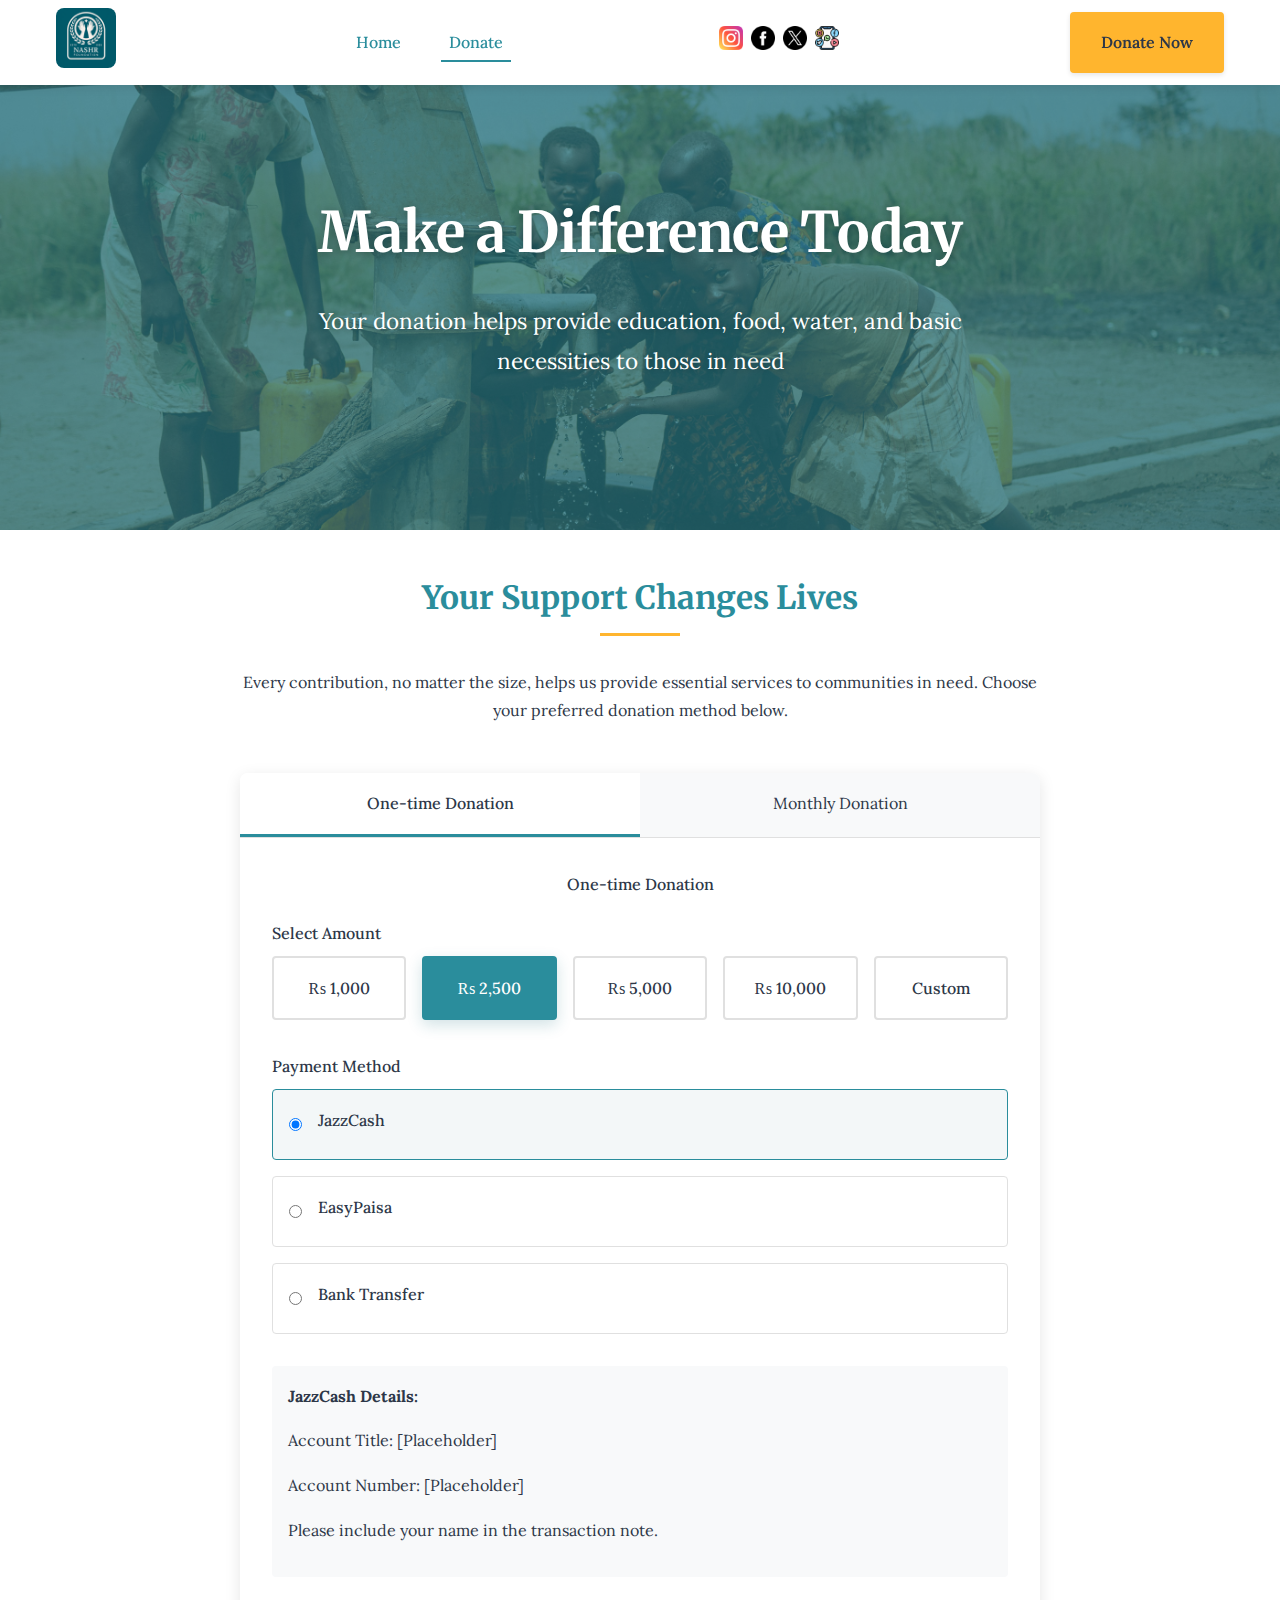
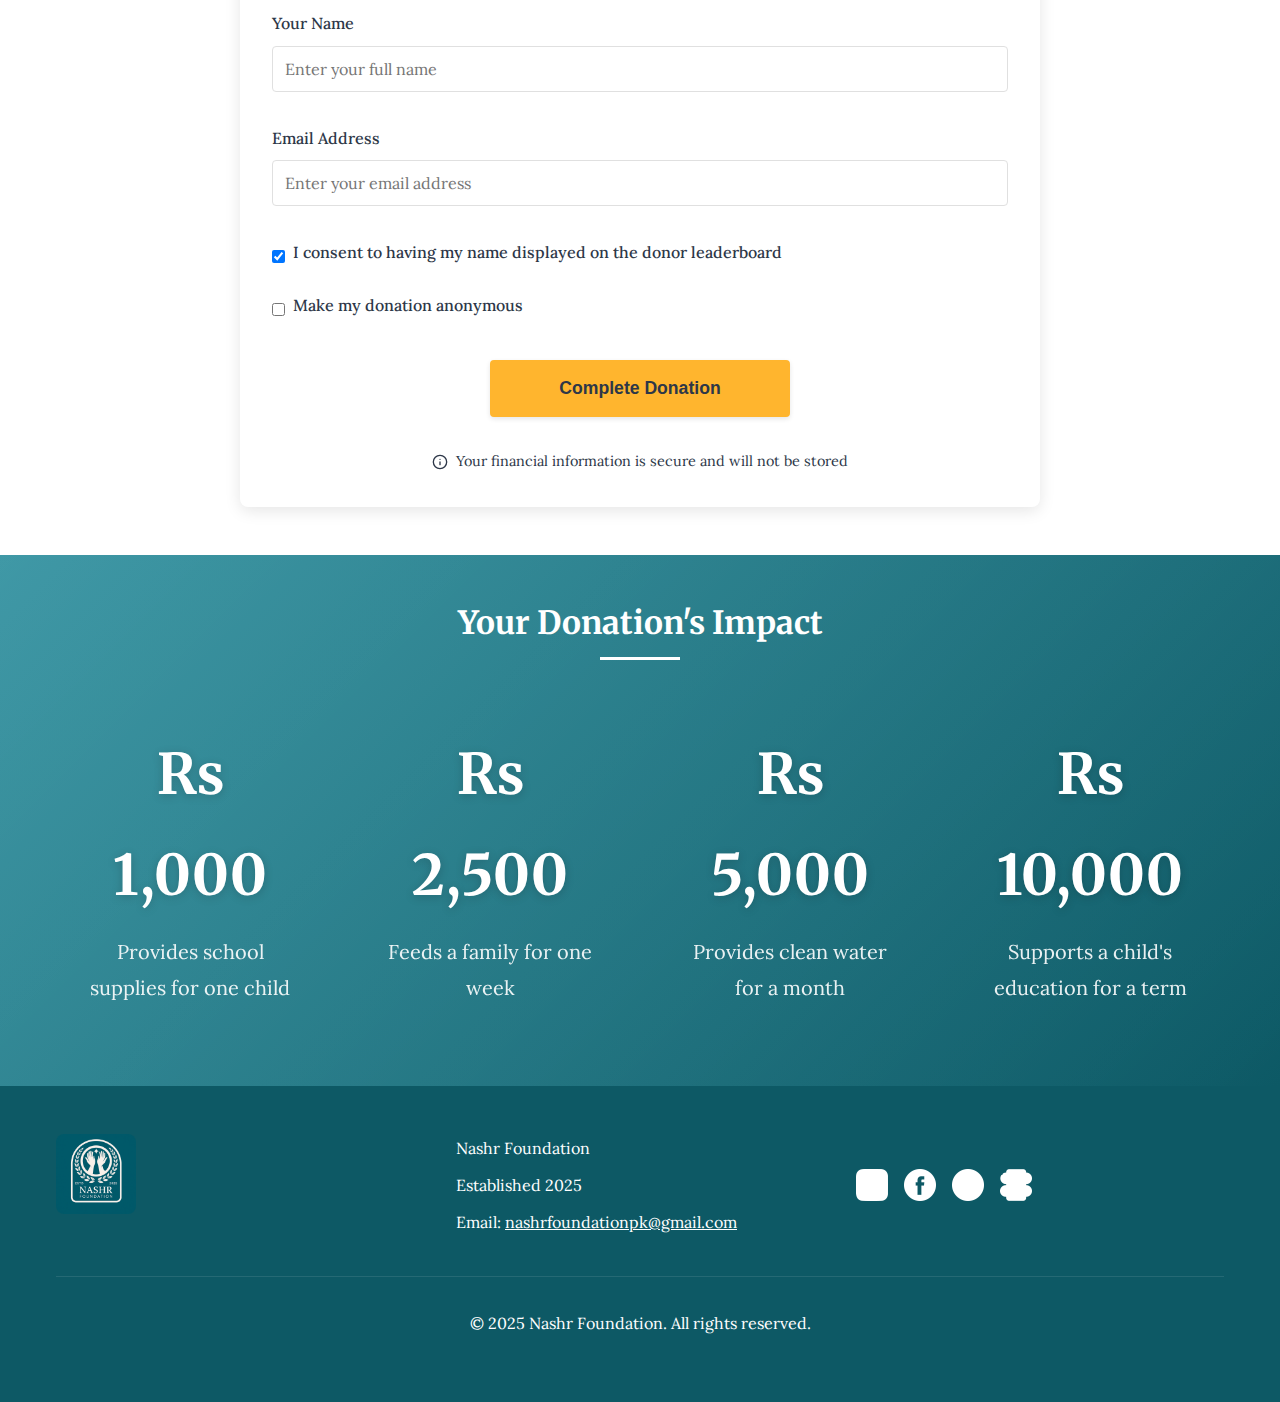
<file: donate.html>
<!DOCTYPE html>
<html lang="en">
<head>
    <meta charset="UTF-8">
    <meta name="viewport" content="width=device-width, initial-scale=1.0">
    <title>Donate - Nashr Foundation</title>
    <link rel="stylesheet" href="styles.css">
    <link rel="preconnect" href="https://fonts.googleapis.com">
    <link rel="preconnect" href="https://fonts.gstatic.com" crossorigin>
    <link href="https://fonts.googleapis.com/css2?family=Lora:wght@400;500;700&family=Merriweather:wght@300;400;700&family=Playfair+Display:wght@400;700&display=swap" rel="stylesheet">

    <style>
        /* Additional styles specific to donation page */
        .donation-section {
            padding: var(--spacing-lg ) 0;
        }
        
        .donation-header {
            text-align: center;
            max-width: 800px;
            margin: 0 auto var(--spacing-lg);
        }
        
        .donation-form-container {
            max-width: 800px;
            margin: 0 auto;
            background-color: var(--white);
            border-radius: var(--border-radius-md);
            box-shadow: 0 4px 16px rgba(0, 0, 0, 0.1);
            overflow: hidden;
            transition: transform 0.3s ease, box-shadow 0.3s ease;
        }
        
        .donation-form-container:hover {
            transform: translateY(-5px);
            box-shadow: 0 15px 35px rgba(0, 0, 0, 0.1);
        }
        
        .donation-tabs {
            display: flex;
            border-bottom: 1px solid var(--medium-gray);
        }
        
        .donation-tab {
            flex: 1;
            padding: var(--spacing-sm);
            text-align: center;
            background-color: var(--light-gray);
            cursor: pointer;
            transition: background-color var(--transition-fast);
        }
        
        .donation-tab.active {
            background-color: var(--white);
            border-bottom: 3px solid var(--primary);
            font-weight: 500;
        }
        
        .donation-form {
            padding: var(--spacing-md);
        }
        
        .form-group {
            margin-bottom: var(--spacing-md);
        }
        
        .form-group label {
            display: block;
            margin-bottom: var(--spacing-xs);
            font-weight: 500;
        }
        
        .form-control {
            width: 100%;
            padding: 0.75rem;
            border: 1px solid var(--medium-gray);
            border-radius: var(--border-radius-sm);
            font-family: var(--body-font);
            font-size: 1rem;
            transition: border-color var(--transition-fast);
        }
        
        .form-control:focus {
            outline: none;
            border-color: var(--primary);
            box-shadow: 0 0 0 2px rgba(13, 105, 115, 0.2);
        }
        
        .amount-options {
            display: grid;
            grid-template-columns: repeat(auto-fit, minmax(100px, 1fr));
            gap: var(--spacing-sm);
            margin-bottom: var(--spacing-md);
        }
        
        .amount-option {
            padding: var(--spacing-sm);
            text-align: center;
            border: 2px solid var(--medium-gray);
            border-radius: var(--border-radius-sm);
            cursor: pointer;
            transition: all var(--transition-fast);
        }
        
        .amount-option:hover {
            border-color: var(--primary-light);
            transform: translateY(-2px);
        }
        
        .amount-option.active {
            background-color: var(--primary);
            border-color: var(--primary);
            color: var(--white);
        }
        
        .payment-methods {
            margin-bottom: var(--spacing-md);
        }
        
        .payment-method {
            display: flex;
            align-items: center;
            margin-bottom: var(--spacing-sm);
            padding: var(--spacing-sm);
            border: 1px solid var(--medium-gray);
            border-radius: var(--border-radius-sm);
            cursor: pointer;
            transition: border-color var(--transition-fast);
        }
        
        .payment-method:hover {
            border-color: var(--primary-light);
        }
        
        .payment-method.active {
            border-color: var(--primary);
            background-color: rgba(13, 105, 115, 0.05);
        }
        
        .payment-method input {
            margin-right: var(--spacing-sm);
        }
        
        .payment-details {
            margin-top: var(--spacing-sm);
            padding: var(--spacing-sm);
            background-color: var(--light-gray);
            border-radius: var(--border-radius-sm);
        }
        
        .checkbox-group {
            display: flex;
            align-items: center;
            margin-bottom: var(--spacing-sm);
        }
        
        .checkbox-group input {
            margin-right: var(--spacing-xs);
        }
        
        .form-submit {
            text-align: center;
        }
        
        .form-submit .btn {
            padding: 1rem 2rem;
            font-size: 1.1rem;
            width: 100%;
            max-width: 300px;
        }
        
        .secure-badge {
            display: flex;
            align-items: center;
            justify-content: center;
            margin-top: var(--spacing-md);
            color: var(--dark-gray);
            font-size: 0.9rem;
        }
        
        .secure-badge svg {
            width: 16px;
            height: 16px;
            margin-right: var(--spacing-xs);
        }
        
        @media (max-width: 768px) {
            .amount-options {
                grid-template-columns: repeat(2, 1fr);
            }
        }
        
        @media (max-width: 480px) {
            .impact-stats {
                grid-template-columns: 1fr;
                gap: 1rem;
            }
            
            .stat {
                padding: 1rem;
            }
            
            .stat-number {
                font-size: 1.8rem;
            }
            
            .stat-label {
                font-size: 0.9rem;
            }
            
            .donation-form {
                padding: var(--spacing-sm);
            }
        }
    </style>
</head>
<body>
    <header>
        <div class="container">
            <div class="logo">
                <a href="index.html">
                    <img src="logo.png" alt="Nashr Foundation Logo">
                </a>
            </div>
            <nav>
                <ul>
                    <li><a href="index.html">Home</a></li>
                    <li><a href="donate.html" class="active">Donate</a></li>
                </ul>
            </nav>
            <div class="social-icons">
                <a href="https://www.instagram.com/nashrfoundation?igsh=aGlreHQ2Z3h0NWp0" target="_blank">
                    <img src="instagram_icon.png" alt="Instagram">
                </a>
                <a href="#" target="_blank">
                    <img src="facebook_icon.png" alt="Facebook">
                </a>
                <a href="#" target="_blank">
                    <img src="twitter_icon.png" alt="X">
                </a>
                <a href="#" target="_blank">
                    <img src="linkedin_icon.png" alt="LinkedIn">
                </a>
            </div>
            <div class="donate-button">
                <a href="donate.html" class="btn">Donate Now</a>
            </div>
            <div class="mobile-menu-toggle">
                <span></span>
                <span></span>
                <span></span>
            </div>
        </div>
    </header>

    <section class="hero" style="height: 50vh; min-height: 400px;">
        <div class="hero-image">
            <img src="hero_background.jpeg" alt="Children accessing clean water">
        </div>
        <div class="hero-overlay"></div>
        <div class="hero-content">
            <h1>Make a Difference Today</h1>
            <p>Your donation helps provide education, food, water, and basic necessities to those in need</p>
        </div>
    </section>

    <section class="donation-section">
        <div class="container">
            <div class="donation-header">
                <h2>Your Support Changes Lives</h2>
                <p>Every contribution, no matter the size, helps us provide essential services to communities in need. Choose your preferred donation method below.</p>
            </div>
            
            <div class="donation-form-container">
                <div class="donation-tabs">
                    <div class="donation-tab active" data-tab="one-time">One-time Donation</div>
                    <div class="donation-tab" data-tab="monthly">Monthly Donation</div>
                </div>
                
                <div class="donation-form">
                    <!-- Formspree form exactly as specified -->
                    <form action="https://formspree.io/f/xanjnelw" method="POST" id="donation-form">
                        <div id="donation-type-display" style="text-align: center; margin-bottom: 20px; font-weight: 500;">One-time Donation</div>
                        
                        <input type="hidden" name="donation_type" id="donation-type-input" value="one-time">
                        
                        <div class="form-group">
                            <label>Select Amount</label>
                            <div class="amount-options">
                                <div class="amount-option" data-amount="1000">₨ 1,000</div>
                                <div class="amount-option active" data-amount="2500">₨ 2,500</div>
                                <div class="amount-option" data-amount="5000">₨ 5,000</div>
                                <div class="amount-option" data-amount="10000">₨ 10,000</div>
                                <div class="amount-option" data-amount="custom">Custom</div>
                            </div>
                            <input type="hidden" name="donation_amount" id="donation-amount-input" value="2500">
                            <div id="custom-amount-container" style="display: none;">
                                <input type="number" class="form-control" id="custom-amount" placeholder="Enter amount in PKR">
                            </div>
                        </div>
                        
                        <div class="form-group">
                            <label>Payment Method</label>
                            <div class="payment-methods">
                                <div class="payment-method active">
                                    <input type="radio" name="payment_method" id="jazzcash" value="jazzcash" checked>
                                    <label for="jazzcash">JazzCash</label>
                                </div>
                                <div class="payment-method">
                                    <input type="radio" name="payment_method" id="easypaisa" value="easypaisa">
                                    <label for="easypaisa">EasyPaisa</label>
                                </div>
                                <div class="payment-method">
                                    <input type="radio" name="payment_method" id="bank-transfer" value="bank-transfer">
                                    <label for="bank-transfer">Bank Transfer</label>
                                </div>
                            </div>
                            
                            <div class="payment-details" id="jazzcash-details">
                                <p><strong>JazzCash Details:</strong></p>
                                <p>Account Title: [Placeholder]</p>
                                <p>Account Number: [Placeholder]</p>
                                <p>Please include your name in the transaction note.</p>
                            </div>
                            
                            <div class="payment-details" id="easypaisa-details" style="display: none;">
                                <p><strong>EasyPaisa Details:</strong></p>
                                <p>Account Title: [Placeholder]</p>
                                <p>Account Number: [Placeholder]</p>
                                <p>Please include your name in the transaction note.</p>
                            </div>
                            
                            <div class="payment-details" id="bank-details" style="display: none;">
                                <p><strong>Bank Transfer Details:</strong></p>
                                <p>Bank Name: [Placeholder]</p>
                                <p>Account Title: [Placeholder]</p>
                                <p>Account Number: [Placeholder]</p>
                                <p>IBAN: [Placeholder]</p>
                                <p>Please include your name in the transaction reference.</p>
                            </div>
                        </div>
                        
                        <div class="form-group">
                            <label for="donor-name">Your Name</label>
                            <input type="text" class="form-control" id="donor-name" name="name" placeholder="Enter your full name" required>
                        </div>
                        
                        <div class="form-group">
                            <label for="donor-email">Email Address</label>
                            <input type="email" class="form-control" id="donor-email" name="email" placeholder="Enter your email address" required>
                        </div>
                        
                        <div class="form-group">
                            <div class="checkbox-group">
                                <input type="checkbox" id="leaderboard-consent" name="leaderboard_consent" value="yes" checked>
                                <label for="leaderboard-consent">I consent to having my name displayed on the donor leaderboard</label>
                            </div>
                            
                            <div class="checkbox-group">
                                <input type="checkbox" id="anonymous-donation" name="anonymous_donation" value="yes">
                                <label for="anonymous-donation">Make my donation anonymous</label>
                            </div>
                        </div>
                        
                        <div class="form-submit">
                            <button type="submit" class="btn">Complete Donation</button>
                        </div>
                        
                        <div class="secure-badge">
                            <svg viewBox="0 0 24 24" fill="none" xmlns="http://www.w3.org/2000/svg">
                                <path d="M12 22C17.5228 22 22 17.5228 22 12C22 6.47715 17.5228 2 12 2C6.47715 2 2 6.47715 2 12C2 17.5228 6.47715 22 12 22Z" stroke="currentColor" stroke-width="2" stroke-linecap="round" stroke-linejoin="round"/>
                                <path d="M12 16V12" stroke="currentColor" stroke-width="2" stroke-linecap="round" stroke-linejoin="round"/>
                                <path d="M12 8H12.01" stroke="currentColor" stroke-width="2" stroke-linecap="round" stroke-linejoin="round"/>
                            </svg>
                            <span>Your financial information is secure and will not be stored</span>
                        </div>
                    </form>
                </div>
            </div>
        </div>
    </section>

    <section class="impact" style="padding: var(--spacing-lg ) 0;">
        <div class="container">
            <h2>Your Donation's Impact</h2>
            <div class="impact-stats">
                <div class="stat">
                    <div class="stat-number">₨ 1,000</div>
                    <div class="stat-label">Provides school supplies for one child</div>
                </div>
                <div class="stat">
                    <div class="stat-number">₨ 2,500</div>
                    <div class="stat-label">Feeds a family for one week</div>
                </div>
                <div class="stat">
                    <div class="stat-number">₨ 5,000</div>
                    <div class="stat-label">Provides clean water for a month</div>
                </div>
                <div class="stat">
                    <div class="stat-number">₨ 10,000</div>
                    <div class="stat-label">Supports a child's education for a term</div>
                </div>
            </div>
        </div>
    </section>

    <footer>
        <div class="container">
            <div class="footer-content">
                <div class="footer-logo">
                    <img src="logo.png" alt="Nashr Foundation Logo">
                </div>
                <div class="footer-info">
                    <p>Nashr Foundation</p>
                    <p>Established 2025</p>
                    <p>Email: <a href="mailto:nashrfoundationpk@gmail.com">nashrfoundationpk@gmail.com</a></p>
                </div>
                <div class="footer-social">
                    <a href="https://www.instagram.com/nashrfoundation?igsh=aGlreHQ2Z3h0NWp0" target="_blank">
                        <img src="instagram_icon.png" alt="Instagram">
                    </a>
                    <a href="#" target="_blank">
                        <img src="facebook_icon.png" alt="Facebook">
                    </a>
                    <a href="#" target="_blank">
                        <img src="twitter_icon.png" alt="X">
                    </a>
                    <a href="#" target="_blank">
                        <img src="linkedin_icon.png" alt="LinkedIn">
                    </a>
                </div>
            </div>
            <div class="footer-bottom">
                <p>&copy; 2025 Nashr Foundation. All rights reserved.</p>
            </div>
        </div>
    </footer>

    <script>
        document.addEventListener('DOMContentLoaded', function() {
            // Mobile menu toggle
            const menuToggle = document.querySelector('.mobile-menu-toggle');
            const nav = document.querySelector('nav');
            
            if (menuToggle && nav) {
                menuToggle.addEventListener('click', function() {
                    nav.classList.toggle('active');
                    menuToggle.classList.toggle('active');
                });
            }
            
            // Donation amount selection - FIXED
            const amountOptions = document.querySelectorAll('.amount-option');
            const customAmountContainer = document.getElementById('custom-amount-container');
            const donationAmountInput = document.getElementById('donation-amount-input');
            const customAmountField = document.getElementById('custom-amount');
            
            amountOptions.forEach(option => {
                option.addEventListener('click', function() {
                    // Remove active class from all options
                    amountOptions.forEach(opt => opt.classList.remove('active'));
                    
                    // Add active class to clicked option
                    this.classList.add('active');
                    
                    // Show/hide custom amount input
                    if (this.dataset.amount === 'custom') {
                        customAmountContainer.style.display = 'block';
                        // Update hidden input when custom amount changes
                        customAmountField.addEventListener('input', function() {
                            donationAmountInput.value = this.value;
                        });
                    } else {
                        customAmountContainer.style.display = 'none';
                        // Update hidden input with selected amount
                        donationAmountInput.value = this.dataset.amount;
                    }
                });
            });
            
            // Payment method selection
            const paymentMethods = document.querySelectorAll('.payment-method');
            const jazzcashDetails = document.getElementById('jazzcash-details');
            const easypaisaDetails = document.getElementById('easypaisa-details');
            const bankDetails = document.getElementById('bank-details');
            
            paymentMethods.forEach(method => {
                method.addEventListener('click', function() {
                    // Set radio button checked
                    const radio = this.querySelector('input[type="radio"]');
                    radio.checked = true;
                    
                    // Remove active class from all methods
                    paymentMethods.forEach(m => m.classList.remove('active'));
                    
                    // Add active class to clicked method
                    this.classList.add('active');
                    
                    // Show/hide payment details
                    jazzcashDetails.style.display = 'none';
                    easypaisaDetails.style.display = 'none';
                    bankDetails.style.display = 'none';
                    
                    if (radio.value === 'jazzcash') {
                        jazzcashDetails.style.display = 'block';
                    } else if (radio.value === 'easypaisa') {
                        easypaisaDetails.style.display = 'block';
                    } else if (radio.value === 'bank-transfer') {
                        bankDetails.style.display = 'block';
                    }
                });
            });
            
            // Anonymous donation checkbox
            const anonymousCheckbox = document.getElementById('anonymous-donation');
            const leaderboardCheckbox = document.getElementById('leaderboard-consent');
            
            anonymousCheckbox.addEventListener('change', function() {
                if (this.checked) {
                    leaderboardCheckbox.checked = false;
                    leaderboardCheckbox.disabled = true;
                } else {
                    leaderboardCheckbox.disabled = false;
                }
            });
            
            // Donation tabs - FIXED
            const donationTabs = document.querySelectorAll('.donation-tab');
            const donationTypeDisplay = document.getElementById('donation-type-display');
            const donationTypeInput = document.getElementById('donation-type-input');
            
            donationTabs.forEach(tab => {
                tab.addEventListener('click', function() {
                    // Remove active class from all tabs
                    donationTabs.forEach(t => t.classList.remove('active'));
                    
                    // Add active class to clicked tab
                    this.classList.add('active');
                    
                    // Update form title based on selected tab
                    const donationType = this.dataset.tab;
                    donationTypeDisplay.textContent = donationType === 'monthly' ? 'Monthly Donation' : 'One-time Donation';
                    
                    // Update hidden input with donation type
                    donationTypeInput.value = donationType;
                });
            });
            
            // Form submission validation
            const donationForm = document.getElementById('donation-form');
            
            donationForm.addEventListener('submit', function(e) {
                // If custom amount is selected, make sure it has a value
                const activeAmount = document.querySelector('.amount-option.active');
                if (activeAmount.dataset.amount === 'custom') {
                    const customAmount = document.getElementById('custom-amount').value;
                    if (!customAmount || customAmount <= 0) {
                        e.preventDefault();
                        alert('Please enter a valid donation amount.');
                        return;
                    }
                    // Update the hidden input with the custom amount
                    donationAmountInput.value = customAmount;
                }
            });
            
            // Dynamic color theme based on time of day
            const hour = new Date().getHours();
            const root = document.documentElement;

            if (hour >= 18 || hour < 6) {
                // Evening/night theme
                root.style.setProperty('--primary', '#0D5965');
                root.style.setProperty('--accent', '#FFB52E');
            } else if (hour >= 6 && hour < 12) {
                // Morning theme
                root.style.setProperty('--primary', '#1A6E7C');
                root.style.setProperty('--accent', '#FFCA5F');
            } else {
                // Afternoon theme
                root.style.setProperty('--primary', '#2A8D9C');
                root.style.setProperty('--accent', '#FFB52E');
            }

            // Parallax effect for hero section
            window.addEventListener('scroll', function() {
                const scrollPosition = window.pageYOffset;
                const heroImage = document.querySelector('.hero-image');
                if (heroImage) {
                    heroImage.style.transform = `translateY(${scrollPosition * 0.4}px)`;
                }
            });

            // Animate stats when they come into view
            const stats = document.querySelectorAll('.stat-number');
            const animateStats = () => {
                stats.forEach(stat => {
                    const rect = stat.getBoundingClientRect();
                    const isInView = rect.top <= window.innerHeight && rect.bottom >= 0;
                    
                    if (isInView) {
                        stat.classList.add('animated');
                    }
                });
            };

            window.addEventListener('scroll', animateStats);
            
            // Initial call to animate stats that are already in view
            animateStats();
        });
    </script>
</body>
</html>
</file>
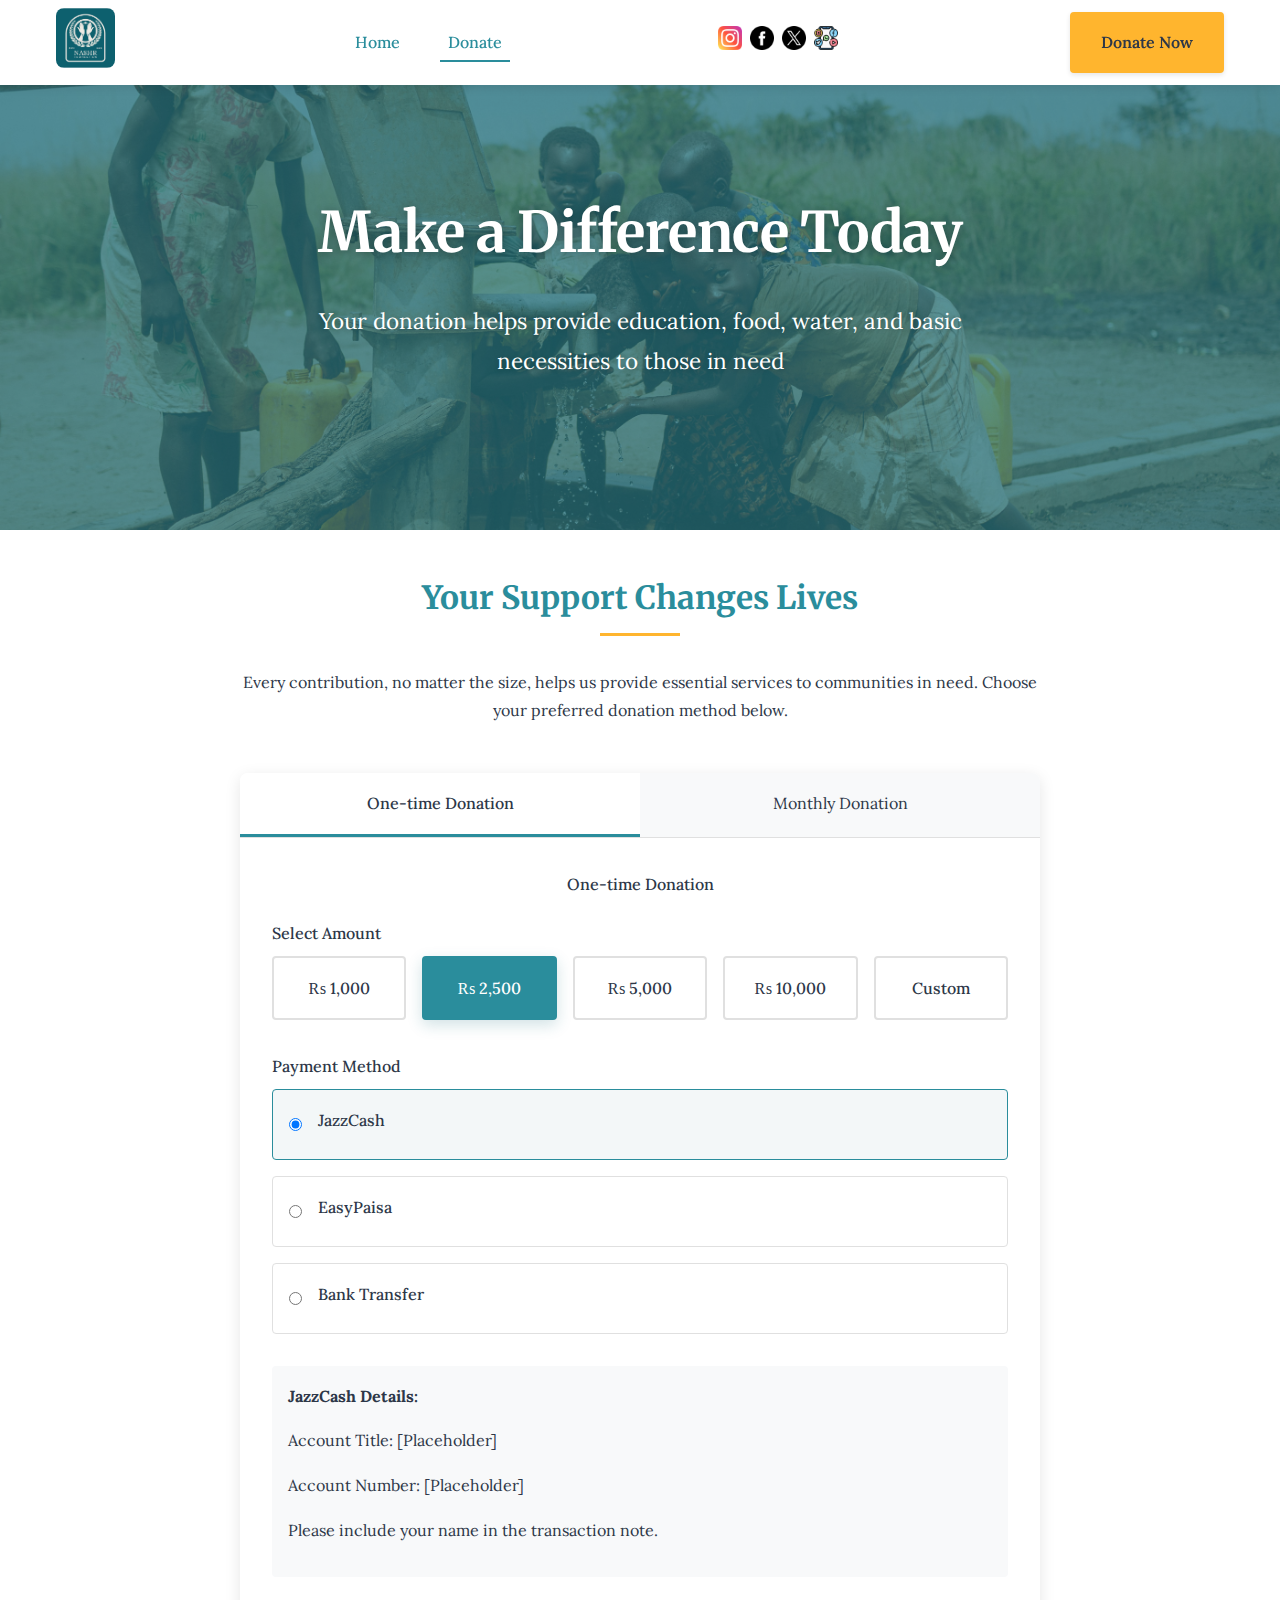
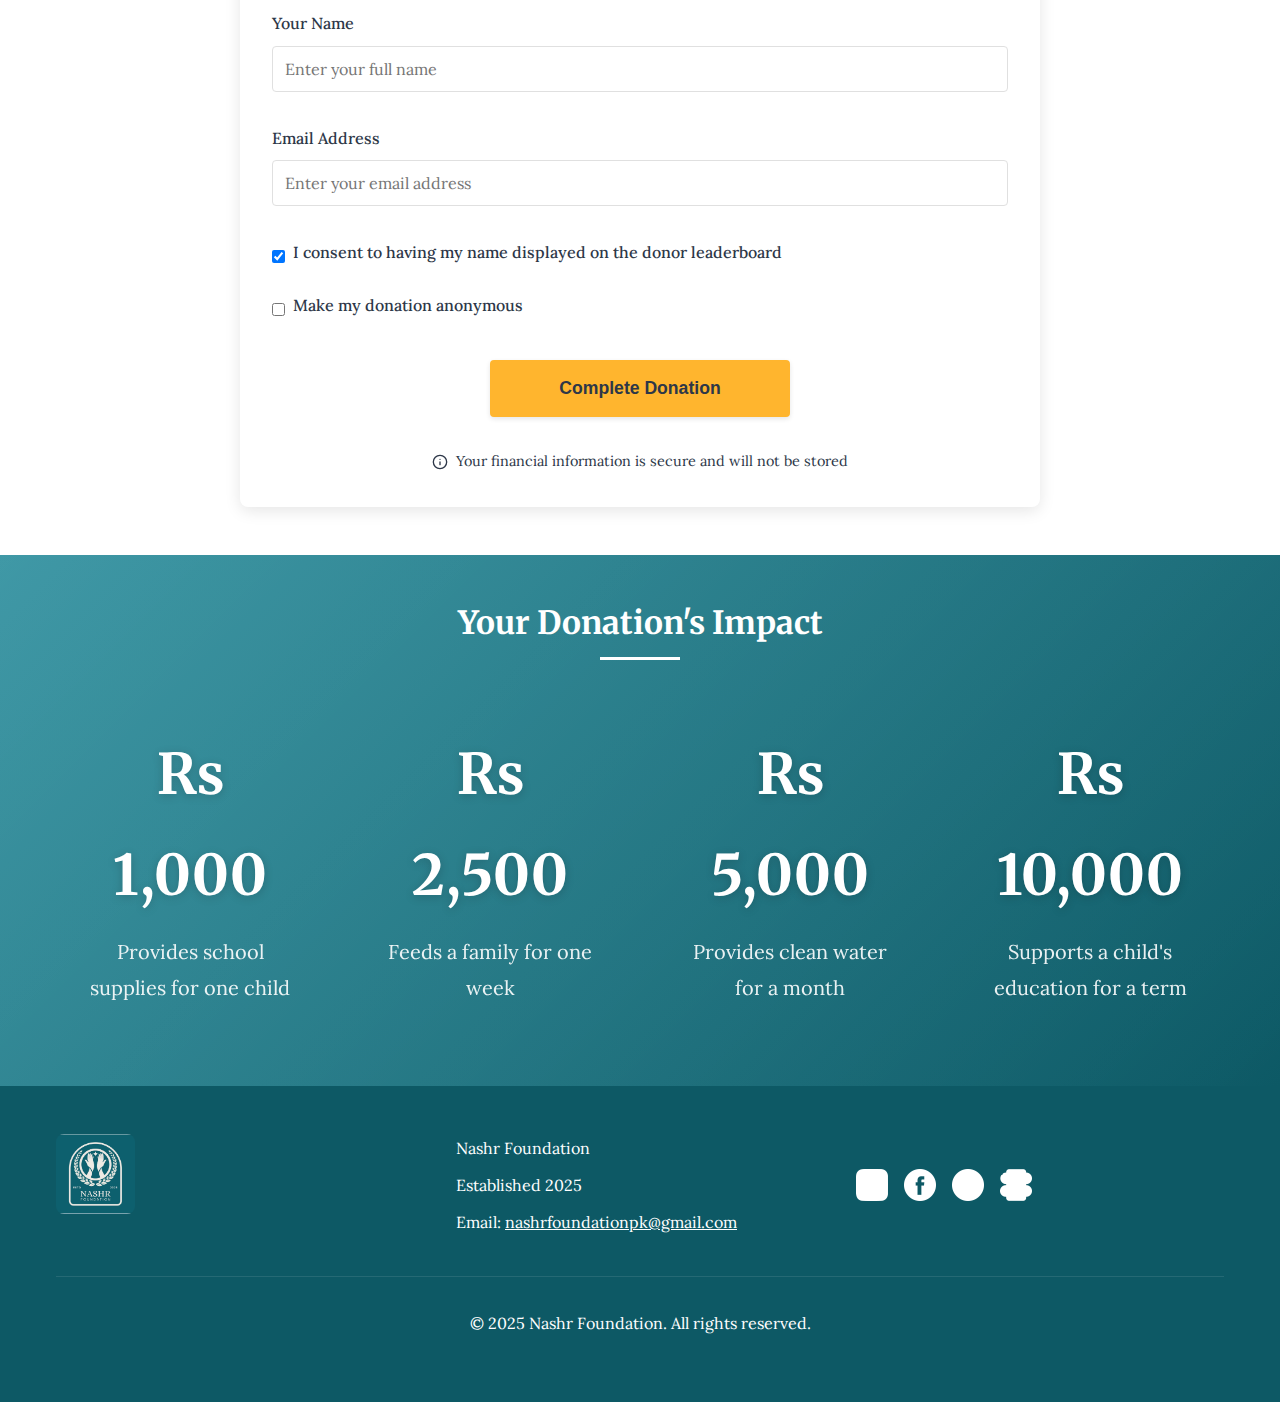
<file: fixed_donate.html>
<!DOCTYPE html>
<html lang="en">
<head>
    <meta charset="UTF-8">
    <meta name="viewport" content="width=device-width, initial-scale=1.0">
    <title>Donate - Nashr Foundation</title>
    <link rel="stylesheet" href="styles.css">
    <link rel="preconnect" href="https://fonts.googleapis.com">
    <link rel="preconnect" href="https://fonts.gstatic.com" crossorigin>
    <link href="https://fonts.googleapis.com/css2?family=Lora:wght@400;500;700&family=Merriweather:wght@300;400;700&family=Playfair+Display:wght@400;700&display=swap" rel="stylesheet">

    <style>
        /* Additional styles specific to donation page */
        .donation-section {
            padding: var(--spacing-lg ) 0;
        }
        
        .donation-header {
            text-align: center;
            max-width: 800px;
            margin: 0 auto var(--spacing-lg);
        }
        
        .donation-form-container {
            max-width: 800px;
            margin: 0 auto;
            background-color: var(--white);
            border-radius: var(--border-radius-md);
            box-shadow: 0 4px 16px rgba(0, 0, 0, 0.1);
            overflow: hidden;
            transition: transform 0.3s ease, box-shadow 0.3s ease;
        }
        
        .donation-form-container:hover {
            transform: translateY(-5px);
            box-shadow: 0 15px 35px rgba(0, 0, 0, 0.1);
        }
        
        .donation-tabs {
            display: flex;
            border-bottom: 1px solid var(--medium-gray);
        }
        
        .donation-tab {
            flex: 1;
            padding: var(--spacing-sm);
            text-align: center;
            background-color: var(--light-gray);
            cursor: pointer;
            transition: background-color var(--transition-fast);
        }
        
        .donation-tab.active {
            background-color: var(--white);
            border-bottom: 3px solid var(--primary);
            font-weight: 500;
        }
        
        .donation-form {
            padding: var(--spacing-md);
        }
        
        .form-group {
            margin-bottom: var(--spacing-md);
        }
        
        .form-group label {
            display: block;
            margin-bottom: var(--spacing-xs);
            font-weight: 500;
        }
        
        .form-control {
            width: 100%;
            padding: 0.75rem;
            border: 1px solid var(--medium-gray);
            border-radius: var(--border-radius-sm);
            font-family: var(--body-font);
            font-size: 1rem;
            transition: border-color var(--transition-fast);
        }
        
        .form-control:focus {
            outline: none;
            border-color: var(--primary);
            box-shadow: 0 0 0 2px rgba(13, 105, 115, 0.2);
        }
        
        .amount-options {
            display: grid;
            grid-template-columns: repeat(auto-fit, minmax(100px, 1fr));
            gap: var(--spacing-sm);
            margin-bottom: var(--spacing-md);
        }
        
        .amount-option {
            padding: var(--spacing-sm);
            text-align: center;
            border: 2px solid var(--medium-gray);
            border-radius: var(--border-radius-sm);
            cursor: pointer;
            transition: all var(--transition-fast);
        }
        
        .amount-option:hover {
            border-color: var(--primary-light);
            transform: translateY(-2px);
        }
        
        .amount-option.active {
            background-color: var(--primary);
            border-color: var(--primary);
            color: var(--white);
        }
        
        .payment-methods {
            margin-bottom: var(--spacing-md);
        }
        
        .payment-method {
            display: flex;
            align-items: center;
            margin-bottom: var(--spacing-sm);
            padding: var(--spacing-sm);
            border: 1px solid var(--medium-gray);
            border-radius: var(--border-radius-sm);
            cursor: pointer;
            transition: border-color var(--transition-fast);
        }
        
        .payment-method:hover {
            border-color: var(--primary-light);
        }
        
        .payment-method.active {
            border-color: var(--primary);
            background-color: rgba(13, 105, 115, 0.05);
        }
        
        .payment-method input {
            margin-right: var(--spacing-sm);
        }
        
        .payment-details {
            margin-top: var(--spacing-sm);
            padding: var(--spacing-sm);
            background-color: var(--light-gray);
            border-radius: var(--border-radius-sm);
        }
        
        .checkbox-group {
            display: flex;
            align-items: center;
            margin-bottom: var(--spacing-sm);
        }
        
        .checkbox-group input {
            margin-right: var(--spacing-xs);
        }
        
        .form-submit {
            text-align: center;
        }
        
        .form-submit .btn {
            padding: 1rem 2rem;
            font-size: 1.1rem;
            width: 100%;
            max-width: 300px;
        }
        
        .secure-badge {
            display: flex;
            align-items: center;
            justify-content: center;
            margin-top: var(--spacing-md);
            color: var(--dark-gray);
            font-size: 0.9rem;
        }
        
        .secure-badge svg {
            width: 16px;
            height: 16px;
            margin-right: var(--spacing-xs);
        }
        
        @media (max-width: 768px) {
            .amount-options {
                grid-template-columns: repeat(2, 1fr);
            }
        }
        
        @media (max-width: 480px) {
            .impact-stats {
                grid-template-columns: 1fr;
                gap: 1rem;
            }
            
            .stat {
                padding: 1rem;
            }
            
            .stat-number {
                font-size: 1.8rem;
            }
            
            .stat-label {
                font-size: 0.9rem;
            }
            
            .donation-form {
                padding: var(--spacing-sm);
            }
        }
    </style>
</head>
<body>
    <header>
        <div class="container">
            <div class="logo">
                <a href="index.html">
                    <img src="nashr_logo.jpg" alt="Nashr Foundation Logo">
                </a>
            </div>
            <nav>
                <ul>
                    <li><a href="index.html">Home</a></li>
                    <li><a href="donate.html" class="active">Donate</a></li>
                </ul>
            </nav>
            <div class="social-icons">
                <a href="https://www.instagram.com/nashrfoundation?igsh=aGlreHQ2Z3h0NWp0" target="_blank">
                    <img src="instagram_icon.png" alt="Instagram">
                </a>
                <a href="#" target="_blank">
                    <img src="facebook_icon.png" alt="Facebook">
                </a>
                <a href="#" target="_blank">
                    <img src="twitter_icon.png" alt="X">
                </a>
                <a href="#" target="_blank">
                    <img src="linkedin_icon.png" alt="LinkedIn">
                </a>
            </div>
            <div class="donate-button">
                <a href="donate.html" class="btn">Donate Now</a>
            </div>
            <div class="mobile-menu-toggle">
                <span></span>
                <span></span>
                <span></span>
            </div>
        </div>
    </header>

    <section class="hero" style="height: 50vh; min-height: 400px;">
        <div class="hero-image">
            <img src="hero_background.jpeg" alt="Children accessing clean water">
        </div>
        <div class="hero-overlay"></div>
        <div class="hero-content">
            <h1>Make a Difference Today</h1>
            <p>Your donation helps provide education, food, water, and basic necessities to those in need</p>
        </div>
    </section>

    <section class="donation-section">
        <div class="container">
            <div class="donation-header">
                <h2>Your Support Changes Lives</h2>
                <p>Every contribution, no matter the size, helps us provide essential services to communities in need. Choose your preferred donation method below.</p>
            </div>
            
            <div class="donation-form-container">
                <div class="donation-tabs">
                    <div class="donation-tab active" data-tab="one-time">One-time Donation</div>
                    <div class="donation-tab" data-tab="monthly">Monthly Donation</div>
                </div>
                
                <div class="donation-form">
                    <form id="donation-form">
                        <div id="donation-type-display" style="text-align: center; margin-bottom: 20px; font-weight: 500;">One-time Donation</div>
                        
                        <div class="form-group">
                            <label>Select Amount</label>
                            <div class="amount-options">
                                <div class="amount-option" data-amount="1000">₨ 1,000</div>
                                <div class="amount-option active" data-amount="2500">₨ 2,500</div>
                                <div class="amount-option" data-amount="5000">₨ 5,000</div>
                                <div class="amount-option" data-amount="10000">₨ 10,000</div>
                                <div class="amount-option" data-amount="custom">Custom</div>
                            </div>
                            <div id="custom-amount-container" style="display: none;">
                                <input type="number" class="form-control" id="custom-amount" placeholder="Enter amount in PKR">
                            </div>
                        </div>
                        
                        <div class="form-group">
                            <label>Payment Method</label>
                            <div class="payment-methods">
                                <div class="payment-method active">
                                    <input type="radio" name="payment-method" id="jazzcash" value="jazzcash" checked>
                                    <label for="jazzcash">JazzCash</label>
                                </div>
                                <div class="payment-method">
                                    <input type="radio" name="payment-method" id="easypaisa" value="easypaisa">
                                    <label for="easypaisa">EasyPaisa</label>
                                </div>
                                <div class="payment-method">
                                    <input type="radio" name="payment-method" id="bank-transfer" value="bank-transfer">
                                    <label for="bank-transfer">Bank Transfer</label>
                                </div>
                            </div>
                            
                            <div class="payment-details" id="jazzcash-details">
                                <p><strong>JazzCash Details:</strong></p>
                                <p>Account Title: [Placeholder]</p>
                                <p>Account Number: [Placeholder]</p>
                                <p>Please include your name in the transaction note.</p>
                            </div>
                            
                            <div class="payment-details" id="easypaisa-details" style="display: none;">
                                <p><strong>EasyPaisa Details:</strong></p>
                                <p>Account Title: [Placeholder]</p>
                                <p>Account Number: [Placeholder]</p>
                                <p>Please include your name in the transaction note.</p>
                            </div>
                            
                            <div class="payment-details" id="bank-details" style="display: none;">
                                <p><strong>Bank Transfer Details:</strong></p>
                                <p>Bank Name: [Placeholder]</p>
                                <p>Account Title: [Placeholder]</p>
                                <p>Account Number: [Placeholder]</p>
                                <p>IBAN: [Placeholder]</p>
                                <p>Please include your name in the transaction reference.</p>
                            </div>
                        </div>
                        
                        <div class="form-group">
                            <label for="donor-name">Your Name</label>
                            <input type="text" class="form-control" id="donor-name" placeholder="Enter your full name" required>
                        </div>
                        
                        <div class="form-group">
                            <label for="donor-email">Email Address</label>
                            <input type="email" class="form-control" id="donor-email" placeholder="Enter your email address" required>
                        </div>
                        
                        <div class="form-group">
                            <div class="checkbox-group">
                                <input type="checkbox" id="leaderboard-consent" checked>
                                <label for="leaderboard-consent">I consent to having my name displayed on the donor leaderboard</label>
                            </div>
                            
                            <div class="checkbox-group">
                                <input type="checkbox" id="anonymous-donation">
                                <label for="anonymous-donation">Make my donation anonymous</label>
                            </div>
                        </div>
                        
                        <div class="form-submit">
                            <button type="submit" class="btn">Complete Donation</button>
                        </div>
                        
                        <div class="secure-badge">
                            <svg viewBox="0 0 24 24" fill="none" xmlns="http://www.w3.org/2000/svg">
                                <path d="M12 22C17.5228 22 22 17.5228 22 12C22 6.47715 17.5228 2 12 2C6.47715 2 2 6.47715 2 12C2 17.5228 6.47715 22 12 22Z" stroke="currentColor" stroke-width="2" stroke-linecap="round" stroke-linejoin="round"/>
                                <path d="M12 16V12" stroke="currentColor" stroke-width="2" stroke-linecap="round" stroke-linejoin="round"/>
                                <path d="M12 8H12.01" stroke="currentColor" stroke-width="2" stroke-linecap="round" stroke-linejoin="round"/>
                            </svg>
                            <span>Your financial information is secure and will not be stored</span>
                        </div>
                    </form>
                </div>
            </div>
        </div>
    </section>

    <section class="impact" style="padding: var(--spacing-lg ) 0;">
        <div class="container">
            <h2>Your Donation's Impact</h2>
            <div class="impact-stats">
                <div class="stat">
                    <div class="stat-number">₨ 1,000</div>
                    <div class="stat-label">Provides school supplies for one child</div>
                </div>
                <div class="stat">
                    <div class="stat-number">₨ 2,500</div>
                    <div class="stat-label">Feeds a family for one week</div>
                </div>
                <div class="stat">
                    <div class="stat-number">₨ 5,000</div>
                    <div class="stat-label">Provides clean water for a month</div>
                </div>
                <div class="stat">
                    <div class="stat-number">₨ 10,000</div>
                    <div class="stat-label">Supports a child's education for a term</div>
                </div>
            </div>
        </div>
    </section>

    <footer>
        <div class="container">
            <div class="footer-content">
                <div class="footer-logo">
                    <img src="nashr_logo.jpg" alt="Nashr Foundation Logo">
                </div>
                <div class="footer-info">
                    <p>Nashr Foundation</p>
                    <p>Established 2025</p>
                    <p>Email: <a href="mailto:nashrfoundationpk@gmail.com">nashrfoundationpk@gmail.com</a></p>
                </div>
                <div class="footer-social">
                    <a href="https://www.instagram.com/nashrfoundation?igsh=aGlreHQ2Z3h0NWp0" target="_blank">
                        <img src="instagram_icon.png" alt="Instagram">
                    </a>
                    <a href="#" target="_blank">
                        <img src="facebook_icon.png" alt="Facebook">
                    </a>
                    <a href="#" target="_blank">
                        <img src="twitter_icon.png" alt="X">
                    </a>
                    <a href="#" target="_blank">
                        <img src="linkedin_icon.png" alt="LinkedIn">
                    </a>
                </div>
            </div>
            <div class="footer-bottom">
                <p>&copy; 2025 Nashr Foundation. All rights reserved.</p>
            </div>
        </div>
    </footer>

    <script>
        document.addEventListener('DOMContentLoaded', function() {
            // Mobile menu toggle
            const menuToggle = document.querySelector('.mobile-menu-toggle');
            const nav = document.querySelector('nav');
            
            if (menuToggle && nav) {
                menuToggle.addEventListener('click', function() {
                    nav.classList.toggle('active');
                    menuToggle.classList.toggle('active');
                });
            }
            
            // Donation amount selection - FIXED
            const amountOptions = document.querySelectorAll('.amount-option');
            const customAmountContainer = document.getElementById('custom-amount-container');
            
            amountOptions.forEach(option => {
                option.addEventListener('click', function() {
                    console.log('Amount clicked:', this.dataset.amount); // Debug log
                    
                    // Remove active class from all options
                    amountOptions.forEach(opt => opt.classList.remove('active'));
                    
                    // Add active class to clicked option
                    this.classList.add('active');
                    
                    // Show/hide custom amount input
                    if (this.dataset.amount === 'custom') {
                        customAmountContainer.style.display = 'block';
                    } else {
                        customAmountContainer.style.display = 'none';
                    }
                });
            });
            
            // Payment method selection
            const paymentMethods = document.querySelectorAll('.payment-method');
            const jazzcashDetails = document.getElementById('jazzcash-details');
            const easypaisaDetails = document.getElementById('easypaisa-details');
            const bankDetails = document.getElementById('bank-details');
            
            paymentMethods.forEach(method => {
                method.addEventListener('click', function() {
                    // Set radio button checked
                    const radio = this.querySelector('input[type="radio"]');
                    radio.checked = true;
                    
                    // Remove active class from all methods
                    paymentMethods.forEach(m => m.classList.remove('active'));
                    
                    // Add active class to clicked method
                    this.classList.add('active');
                    
                    // Show/hide payment details
                    jazzcashDetails.style.display = 'none';
                    easypaisaDetails.style.display = 'none';
                    bankDetails.style.display = 'none';
                    
                    if (radio.value === 'jazzcash') {
                        jazzcashDetails.style.display = 'block';
                    } else if (radio.value === 'easypaisa') {
                        easypaisaDetails.style.display = 'block';
                    } else if (radio.value === 'bank-transfer') {
                        bankDetails.style.display = 'block';
                    }
                });
            });
            
            // Anonymous donation checkbox
            const anonymousCheckbox = document.getElementById('anonymous-donation');
            const leaderboardCheckbox = document.getElementById('leaderboard-consent');
            
            anonymousCheckbox.addEventListener('change', function() {
                if (this.checked) {
                    leaderboardCheckbox.checked = false;
                    leaderboardCheckbox.disabled = true;
                } else {
                    leaderboardCheckbox.disabled = false;
                }
            });
            
            // Donation tabs - FIXED
            const donationTabs = document.querySelectorAll('.donation-tab');
            const donationTypeDisplay = document.getElementById('donation-type-display');
            
            donationTabs.forEach(tab => {
                tab.addEventListener('click', function() {
                    console.log('Tab clicked:', this.dataset.tab); // Debug log
                    
                    // Remove active class from all tabs
                    donationTabs.forEach(t => t.classList.remove('active'));
                    
                    // Add active class to clicked tab
                    this.classList.add('active');
                    
                    // Update form title based on selected tab
                    const donationType = this.dataset.tab;
                    donationTypeDisplay.textContent = donationType === 'monthly' ? 'Monthly Donation' : 'One-time Donation';
                });
            });
            
            // Form submission with Google Sheets integration
            const donationForm = document.getElementById('donation-form');
            
            donationForm.addEventListener('submit', function(e) {
                e.preventDefault();
                
                // Get form data
                const donorName = document.getElementById('donor-name').value;
                const donorEmail = document.getElementById('donor-email').value;
                
                // Get selected amount
                let donationAmount;
                const activeAmount = document.querySelector('.amount-option.active');
                if (activeAmount.dataset.amount === 'custom') {
                    donationAmount = document.getElementById('custom-amount').value;
                } else {
                    donationAmount = activeAmount.dataset.amount;
                }
                
                // Get donation type (one-time or monthly)
                const donationType = document.querySelector('.donation-tab.active').dataset.tab;
                
                // Get payment method
                const paymentMethod = document.querySelector('input[name="payment-method"]:checked').value;
                
                // Get anonymous status
                const isAnonymous = document.getElementById('anonymous-donation').checked;
                
                // Prepare data for Google Sheets
                const formData = new FormData();
                formData.append('donor_name', donorName);
                formData.append('donor_email', donorEmail);
                formData.append('donation_amount', donationAmount);
                formData.append('donation_type', donationType);
                formData.append('payment_method', paymentMethod);
                formData.append('is_anonymous', isAnonymous);
                formData.append('date', new Date().toISOString());
                
                // Send data to Google Sheets via Apps Script
                // IMPORTANT: Replace 'YOUR_GOOGLE_SCRIPT_URL' with your actual Google Apps Script Web App URL
                const scriptURL = 'YOUR_GOOGLE_SCRIPT_URL';
                
                fetch(scriptURL, {
                    method: 'POST',
                    body: formData
                })
                .then(response => {
                    console.log('Success!', response);
                    alert('Thank you for your donation! Your information has been recorded.');
                    
                    // Reset form
                    donationForm.reset();
                    
                    // Reset UI state
                    amountOptions[1].click(); // Select the default amount (₨ 2,500)
                    paymentMethods[0].click(); // Select the default payment method (JazzCash)
                    donationTabs[0].click(); // Select one-time donation
                })
                .catch(error => {
                    console.error('Error!', error.message);
                    alert('There was an error processing your donation. Please try again.');
                });
            });
            
            // Dynamic color theme based on time of day
            const hour = new Date().getHours();
            const root = document.documentElement;

            if (hour >= 18 || hour < 6) {
                // Evening/night theme
                root.style.setProperty('--primary', '#0D5965');
                root.style.setProperty('--accent', '#FFB52E');
            } else if (hour >= 6 && hour < 12) {
                // Morning theme
                root.style.setProperty('--primary', '#1A6E7C');
                root.style.setProperty('--accent', '#FFCA5F');
            } else {
                // Afternoon theme
                root.style.setProperty('--primary', '#2A8D9C');
                root.style.setProperty('--accent', '#FFB52E');
            }

            // Parallax effect for hero section
            window.addEventListener('scroll', function() {
                const scrollPosition = window.pageYOffset;
                const heroImage = document.querySelector('.hero-image');
                if (heroImage) {
                    heroImage.style.transform = `translateY(${scrollPosition * 0.4}px)`;
                }
            });

            // Animate stats when they come into view
            const stats = document.querySelectorAll('.stat-number');
            const animateStats = () => {
                stats.forEach(stat => {
                    const rect = stat.getBoundingClientRect();
                    const isInView = rect.top <= window.innerHeight && rect.bottom >= 0;
                    
                    if (isInView) {
                        stat.classList.add('animated');
                    }
                });
            };

            window.addEventListener('scroll', animateStats);
            
            // Initial call to animate stats that are already in view
            animateStats();
        });
    </script>
</body>
</html>
</file>
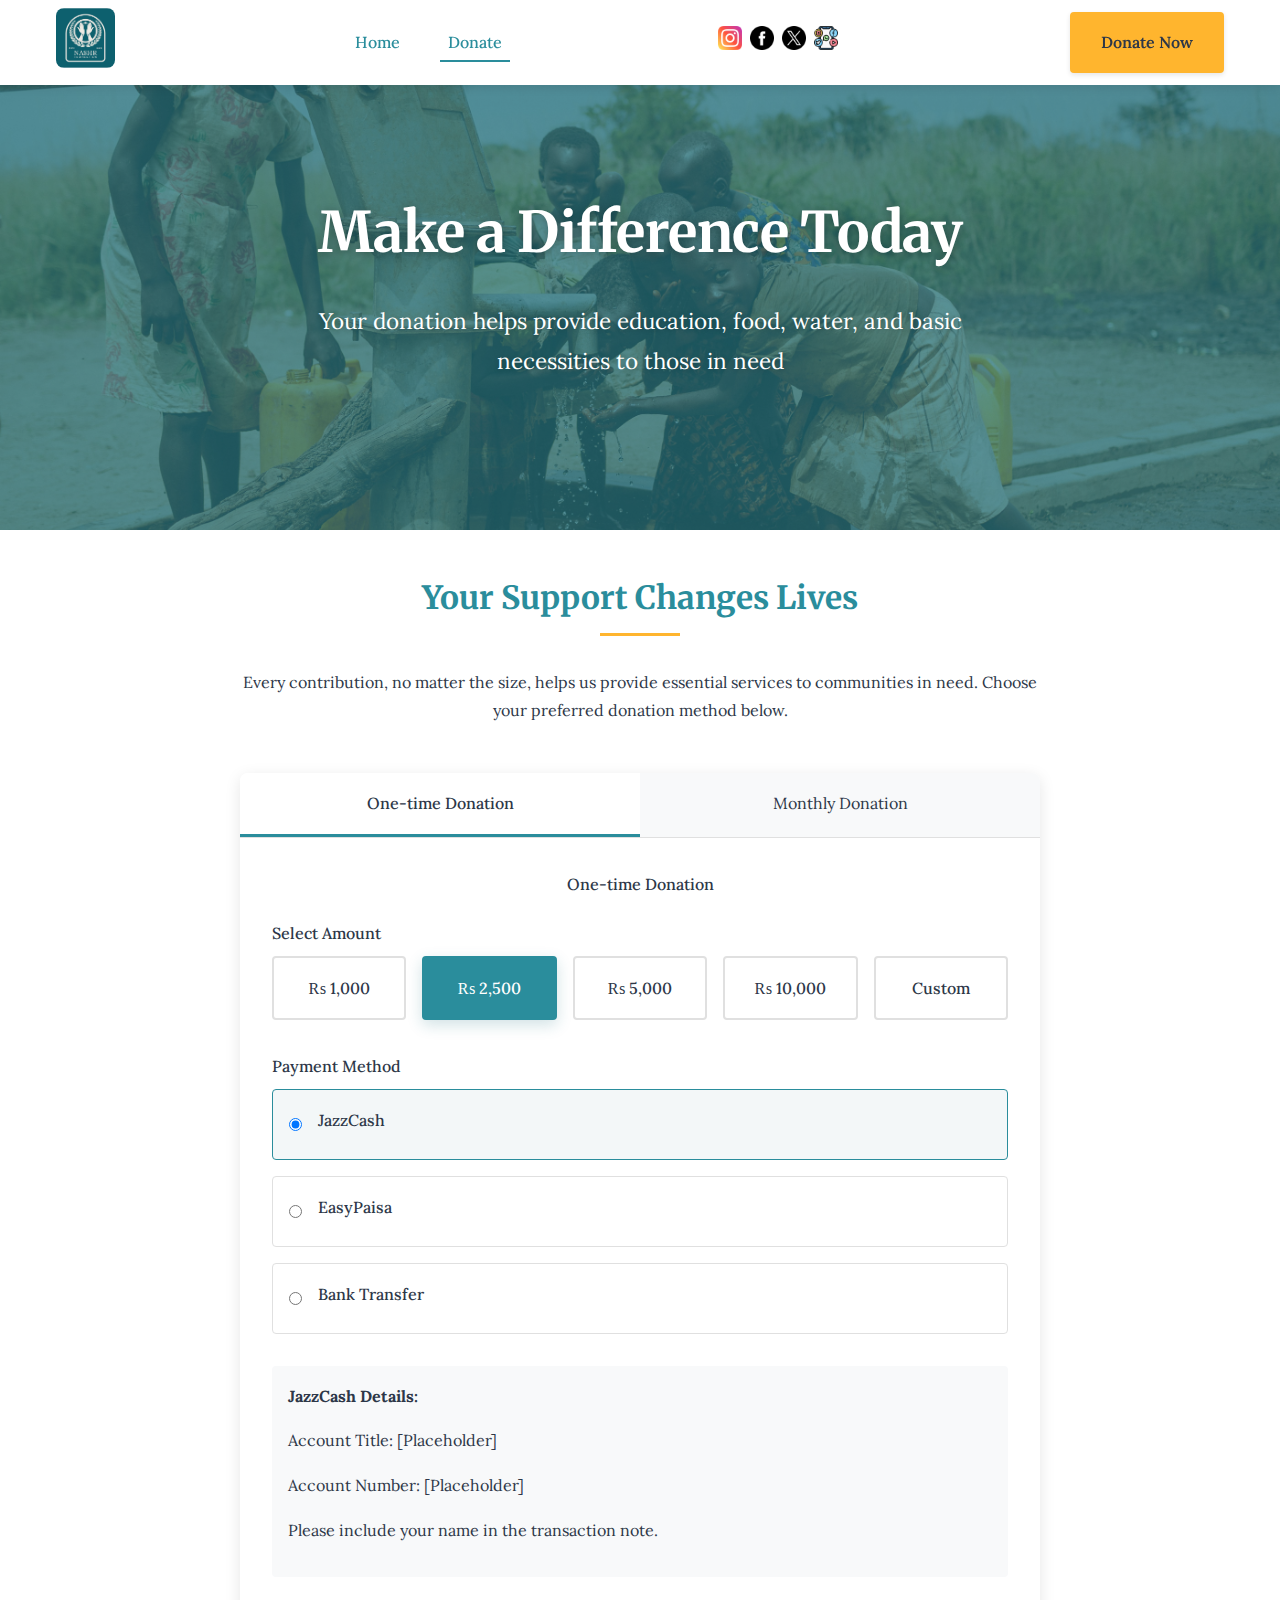
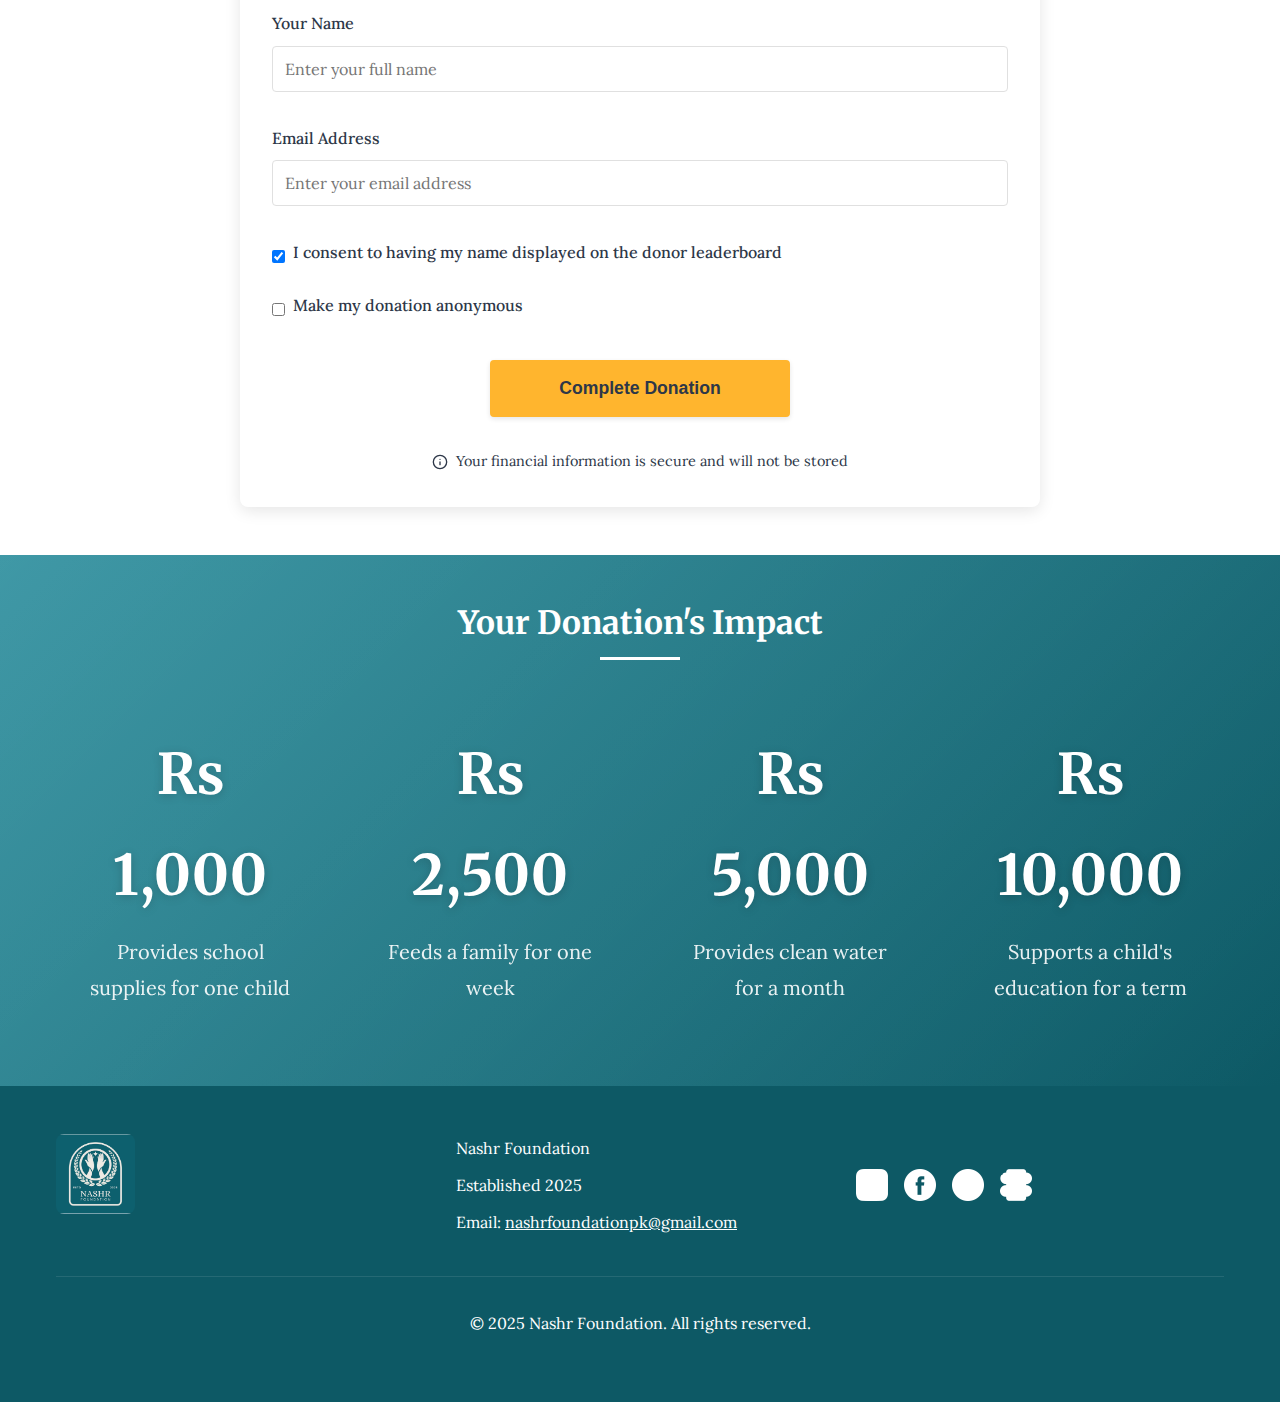
<file: formspree_donate.html>
<!DOCTYPE html>
<html lang="en">
<head>
    <meta charset="UTF-8">
    <meta name="viewport" content="width=device-width, initial-scale=1.0">
    <title>Donate - Nashr Foundation</title>
    <link rel="stylesheet" href="styles.css">
    <link rel="preconnect" href="https://fonts.googleapis.com">
    <link rel="preconnect" href="https://fonts.gstatic.com" crossorigin>
    <link href="https://fonts.googleapis.com/css2?family=Lora:wght@400;500;700&family=Merriweather:wght@300;400;700&family=Playfair+Display:wght@400;700&display=swap" rel="stylesheet">

    <style>
        /* Additional styles specific to donation page */
        .donation-section {
            padding: var(--spacing-lg ) 0;
        }
        
        .donation-header {
            text-align: center;
            max-width: 800px;
            margin: 0 auto var(--spacing-lg);
        }
        
        .donation-form-container {
            max-width: 800px;
            margin: 0 auto;
            background-color: var(--white);
            border-radius: var(--border-radius-md);
            box-shadow: 0 4px 16px rgba(0, 0, 0, 0.1);
            overflow: hidden;
            transition: transform 0.3s ease, box-shadow 0.3s ease;
        }
        
        .donation-form-container:hover {
            transform: translateY(-5px);
            box-shadow: 0 15px 35px rgba(0, 0, 0, 0.1);
        }
        
        .donation-tabs {
            display: flex;
            border-bottom: 1px solid var(--medium-gray);
        }
        
        .donation-tab {
            flex: 1;
            padding: var(--spacing-sm);
            text-align: center;
            background-color: var(--light-gray);
            cursor: pointer;
            transition: background-color var(--transition-fast);
        }
        
        .donation-tab.active {
            background-color: var(--white);
            border-bottom: 3px solid var(--primary);
            font-weight: 500;
        }
        
        .donation-form {
            padding: var(--spacing-md);
        }
        
        .form-group {
            margin-bottom: var(--spacing-md);
        }
        
        .form-group label {
            display: block;
            margin-bottom: var(--spacing-xs);
            font-weight: 500;
        }
        
        .form-control {
            width: 100%;
            padding: 0.75rem;
            border: 1px solid var(--medium-gray);
            border-radius: var(--border-radius-sm);
            font-family: var(--body-font);
            font-size: 1rem;
            transition: border-color var(--transition-fast);
        }
        
        .form-control:focus {
            outline: none;
            border-color: var(--primary);
            box-shadow: 0 0 0 2px rgba(13, 105, 115, 0.2);
        }
        
        .amount-options {
            display: grid;
            grid-template-columns: repeat(auto-fit, minmax(100px, 1fr));
            gap: var(--spacing-sm);
            margin-bottom: var(--spacing-md);
        }
        
        .amount-option {
            padding: var(--spacing-sm);
            text-align: center;
            border: 2px solid var(--medium-gray);
            border-radius: var(--border-radius-sm);
            cursor: pointer;
            transition: all var(--transition-fast);
        }
        
        .amount-option:hover {
            border-color: var(--primary-light);
            transform: translateY(-2px);
        }
        
        .amount-option.active {
            background-color: var(--primary);
            border-color: var(--primary);
            color: var(--white);
        }
        
        .payment-methods {
            margin-bottom: var(--spacing-md);
        }
        
        .payment-method {
            display: flex;
            align-items: center;
            margin-bottom: var(--spacing-sm);
            padding: var(--spacing-sm);
            border: 1px solid var(--medium-gray);
            border-radius: var(--border-radius-sm);
            cursor: pointer;
            transition: border-color var(--transition-fast);
        }
        
        .payment-method:hover {
            border-color: var(--primary-light);
        }
        
        .payment-method.active {
            border-color: var(--primary);
            background-color: rgba(13, 105, 115, 0.05);
        }
        
        .payment-method input {
            margin-right: var(--spacing-sm);
        }
        
        .payment-details {
            margin-top: var(--spacing-sm);
            padding: var(--spacing-sm);
            background-color: var(--light-gray);
            border-radius: var(--border-radius-sm);
        }
        
        .checkbox-group {
            display: flex;
            align-items: center;
            margin-bottom: var(--spacing-sm);
        }
        
        .checkbox-group input {
            margin-right: var(--spacing-xs);
        }
        
        .form-submit {
            text-align: center;
        }
        
        .form-submit .btn {
            padding: 1rem 2rem;
            font-size: 1.1rem;
            width: 100%;
            max-width: 300px;
        }
        
        .secure-badge {
            display: flex;
            align-items: center;
            justify-content: center;
            margin-top: var(--spacing-md);
            color: var(--dark-gray);
            font-size: 0.9rem;
        }
        
        .secure-badge svg {
            width: 16px;
            height: 16px;
            margin-right: var(--spacing-xs);
        }
        
        @media (max-width: 768px) {
            .amount-options {
                grid-template-columns: repeat(2, 1fr);
            }
        }
        
        @media (max-width: 480px) {
            .impact-stats {
                grid-template-columns: 1fr;
                gap: 1rem;
            }
            
            .stat {
                padding: 1rem;
            }
            
            .stat-number {
                font-size: 1.8rem;
            }
            
            .stat-label {
                font-size: 0.9rem;
            }
            
            .donation-form {
                padding: var(--spacing-sm);
            }
        }
    </style>
</head>
<body>
    <header>
        <div class="container">
            <div class="logo">
                <a href="index.html">
                    <img src="nashr_logo.jpg" alt="Nashr Foundation Logo">
                </a>
            </div>
            <nav>
                <ul>
                    <li><a href="index.html">Home</a></li>
                    <li><a href="donate.html" class="active">Donate</a></li>
                </ul>
            </nav>
            <div class="social-icons">
                <a href="https://www.instagram.com/nashrfoundation?igsh=aGlreHQ2Z3h0NWp0" target="_blank">
                    <img src="instagram_icon.png" alt="Instagram">
                </a>
                <a href="#" target="_blank">
                    <img src="facebook_icon.png" alt="Facebook">
                </a>
                <a href="#" target="_blank">
                    <img src="twitter_icon.png" alt="X">
                </a>
                <a href="#" target="_blank">
                    <img src="linkedin_icon.png" alt="LinkedIn">
                </a>
            </div>
            <div class="donate-button">
                <a href="donate.html" class="btn">Donate Now</a>
            </div>
            <div class="mobile-menu-toggle">
                <span></span>
                <span></span>
                <span></span>
            </div>
        </div>
    </header>

    <section class="hero" style="height: 50vh; min-height: 400px;">
        <div class="hero-image">
            <img src="hero_background.jpeg" alt="Children accessing clean water">
        </div>
        <div class="hero-overlay"></div>
        <div class="hero-content">
            <h1>Make a Difference Today</h1>
            <p>Your donation helps provide education, food, water, and basic necessities to those in need</p>
        </div>
    </section>

    <section class="donation-section">
        <div class="container">
            <div class="donation-header">
                <h2>Your Support Changes Lives</h2>
                <p>Every contribution, no matter the size, helps us provide essential services to communities in need. Choose your preferred donation method below.</p>
            </div>
            
            <div class="donation-form-container">
                <div class="donation-tabs">
                    <div class="donation-tab active" data-tab="one-time">One-time Donation</div>
                    <div class="donation-tab" data-tab="monthly">Monthly Donation</div>
                </div>
                
                <div class="donation-form">
                    <form id="donation-form" action="https://formspree.io/f/xanjnelw" method="POST">
                        <div id="donation-type-display" style="text-align: center; margin-bottom: 20px; font-weight: 500;">One-time Donation</div>
                        <input type="hidden" name="donation_type" id="donation-type-input" value="one-time">
                        
                        <div class="form-group">
                            <label>Select Amount</label>
                            <div class="amount-options">
                                <div class="amount-option" data-amount="1000">₨ 1,000</div>
                                <div class="amount-option active" data-amount="2500">₨ 2,500</div>
                                <div class="amount-option" data-amount="5000">₨ 5,000</div>
                                <div class="amount-option" data-amount="10000">₨ 10,000</div>
                                <div class="amount-option" data-amount="custom">Custom</div>
                            </div>
                            <input type="hidden" name="donation_amount" id="donation-amount-input" value="2500">
                            <div id="custom-amount-container" style="display: none;">
                                <input type="number" class="form-control" id="custom-amount" placeholder="Enter amount in PKR">
                            </div>
                        </div>
                        
                        <div class="form-group">
                            <label>Payment Method</label>
                            <div class="payment-methods">
                                <div class="payment-method active">
                                    <input type="radio" name="payment_method" id="jazzcash" value="jazzcash" checked>
                                    <label for="jazzcash">JazzCash</label>
                                </div>
                                <div class="payment-method">
                                    <input type="radio" name="payment_method" id="easypaisa" value="easypaisa">
                                    <label for="easypaisa">EasyPaisa</label>
                                </div>
                                <div class="payment-method">
                                    <input type="radio" name="payment_method" id="bank-transfer" value="bank-transfer">
                                    <label for="bank-transfer">Bank Transfer</label>
                                </div>
                            </div>
                            
                            <div class="payment-details" id="jazzcash-details">
                                <p><strong>JazzCash Details:</strong></p>
                                <p>Account Title: [Placeholder]</p>
                                <p>Account Number: [Placeholder]</p>
                                <p>Please include your name in the transaction note.</p>
                            </div>
                            
                            <div class="payment-details" id="easypaisa-details" style="display: none;">
                                <p><strong>EasyPaisa Details:</strong></p>
                                <p>Account Title: [Placeholder]</p>
                                <p>Account Number: [Placeholder]</p>
                                <p>Please include your name in the transaction note.</p>
                            </div>
                            
                            <div class="payment-details" id="bank-details" style="display: none;">
                                <p><strong>Bank Transfer Details:</strong></p>
                                <p>Bank Name: [Placeholder]</p>
                                <p>Account Title: [Placeholder]</p>
                                <p>Account Number: [Placeholder]</p>
                                <p>IBAN: [Placeholder]</p>
                                <p>Please include your name in the transaction reference.</p>
                            </div>
                        </div>
                        
                        <div class="form-group">
                            <label for="donor-name">Your Name</label>
                            <input type="text" class="form-control" id="donor-name" name="donor_name" placeholder="Enter your full name" required>
                        </div>
                        
                        <div class="form-group">
                            <label for="donor-email">Email Address</label>
                            <input type="email" class="form-control" id="donor-email" name="donor_email" placeholder="Enter your email address" required>
                        </div>
                        
                        <div class="form-group">
                            <div class="checkbox-group">
                                <input type="checkbox" id="leaderboard-consent" name="leaderboard_consent" value="yes" checked>
                                <label for="leaderboard-consent">I consent to having my name displayed on the donor leaderboard</label>
                            </div>
                            
                            <div class="checkbox-group">
                                <input type="checkbox" id="anonymous-donation" name="anonymous_donation" value="yes">
                                <label for="anonymous-donation">Make my donation anonymous</label>
                            </div>
                        </div>
                        
                        <div class="form-submit">
                            <button type="submit" class="btn">Complete Donation</button>
                        </div>
                        
                        <div class="secure-badge">
                            <svg viewBox="0 0 24 24" fill="none" xmlns="http://www.w3.org/2000/svg">
                                <path d="M12 22C17.5228 22 22 17.5228 22 12C22 6.47715 17.5228 2 12 2C6.47715 2 2 6.47715 2 12C2 17.5228 6.47715 22 12 22Z" stroke="currentColor" stroke-width="2" stroke-linecap="round" stroke-linejoin="round"/>
                                <path d="M12 16V12" stroke="currentColor" stroke-width="2" stroke-linecap="round" stroke-linejoin="round"/>
                                <path d="M12 8H12.01" stroke="currentColor" stroke-width="2" stroke-linecap="round" stroke-linejoin="round"/>
                            </svg>
                            <span>Your financial information is secure and will not be stored</span>
                        </div>
                    </form>
                </div>
            </div>
        </div>
    </section>

    <section class="impact" style="padding: var(--spacing-lg ) 0;">
        <div class="container">
            <h2>Your Donation's Impact</h2>
            <div class="impact-stats">
                <div class="stat">
                    <div class="stat-number">₨ 1,000</div>
                    <div class="stat-label">Provides school supplies for one child</div>
                </div>
                <div class="stat">
                    <div class="stat-number">₨ 2,500</div>
                    <div class="stat-label">Feeds a family for one week</div>
                </div>
                <div class="stat">
                    <div class="stat-number">₨ 5,000</div>
                    <div class="stat-label">Provides clean water for a month</div>
                </div>
                <div class="stat">
                    <div class="stat-number">₨ 10,000</div>
                    <div class="stat-label">Supports a child's education for a term</div>
                </div>
            </div>
        </div>
    </section>

    <footer>
        <div class="container">
            <div class="footer-content">
                <div class="footer-logo">
                    <img src="nashr_logo.jpg" alt="Nashr Foundation Logo">
                </div>
                <div class="footer-info">
                    <p>Nashr Foundation</p>
                    <p>Established 2025</p>
                    <p>Email: <a href="mailto:nashrfoundationpk@gmail.com">nashrfoundationpk@gmail.com</a></p>
                </div>
                <div class="footer-social">
                    <a href="https://www.instagram.com/nashrfoundation?igsh=aGlreHQ2Z3h0NWp0" target="_blank">
                        <img src="instagram_icon.png" alt="Instagram">
                    </a>
                    <a href="#" target="_blank">
                        <img src="facebook_icon.png" alt="Facebook">
                    </a>
                    <a href="#" target="_blank">
                        <img src="twitter_icon.png" alt="X">
                    </a>
                    <a href="#" target="_blank">
                        <img src="linkedin_icon.png" alt="LinkedIn">
                    </a>
                </div>
            </div>
            <div class="footer-bottom">
                <p>&copy; 2025 Nashr Foundation. All rights reserved.</p>
            </div>
        </div>
    </footer>

    <script>
        document.addEventListener('DOMContentLoaded', function() {
            // Mobile menu toggle
            const menuToggle = document.querySelector('.mobile-menu-toggle');
            const nav = document.querySelector('nav');
            
            if (menuToggle && nav) {
                menuToggle.addEventListener('click', function() {
                    nav.classList.toggle('active');
                    menuToggle.classList.toggle('active');
                });
            }
            
            // Donation amount selection - FIXED
            const amountOptions = document.querySelectorAll('.amount-option');
            const customAmountContainer = document.getElementById('custom-amount-container');
            const donationAmountInput = document.getElementById('donation-amount-input');
            const customAmountField = document.getElementById('custom-amount');
            
            amountOptions.forEach(option => {
                option.addEventListener('click', function() {
                    console.log('Amount clicked:', this.dataset.amount); // Debug log
                    
                    // Remove active class from all options
                    amountOptions.forEach(opt => opt.classList.remove('active'));
                    
                    // Add active class to clicked option
                    this.classList.add('active');
                    
                    // Show/hide custom amount input
                    if (this.dataset.amount === 'custom') {
                        customAmountContainer.style.display = 'block';
                        // Update hidden input when custom amount changes
                        customAmountField.addEventListener('input', function() {
                            donationAmountInput.value = this.value;
                        });
                    } else {
                        customAmountContainer.style.display = 'none';
                        // Update hidden input with selected amount
                        donationAmountInput.value = this.dataset.amount;
                    }
                });
            });
            
            // Payment method selection
            const paymentMethods = document.querySelectorAll('.payment-method');
            const jazzcashDetails = document.getElementById('jazzcash-details');
            const easypaisaDetails = document.getElementById('easypaisa-details');
            const bankDetails = document.getElementById('bank-details');
            
            paymentMethods.forEach(method => {
                method.addEventListener('click', function() {
                    // Set radio button checked
                    const radio = this.querySelector('input[type="radio"]');
                    radio.checked = true;
                    
                    // Remove active class from all methods
                    paymentMethods.forEach(m => m.classList.remove('active'));
                    
                    // Add active class to clicked method
                    this.classList.add('active');
                    
                    // Show/hide payment details
                    jazzcashDetails.style.display = 'none';
                    easypaisaDetails.style.display = 'none';
                    bankDetails.style.display = 'none';
                    
                    if (radio.value === 'jazzcash') {
                        jazzcashDetails.style.display = 'block';
                    } else if (radio.value === 'easypaisa') {
                        easypaisaDetails.style.display = 'block';
                    } else if (radio.value === 'bank-transfer') {
                        bankDetails.style.display = 'block';
                    }
                });
            });
            
            // Anonymous donation checkbox
            const anonymousCheckbox = document.getElementById('anonymous-donation');
            const leaderboardCheckbox = document.getElementById('leaderboard-consent');
            
            anonymousCheckbox.addEventListener('change', function() {
                if (this.checked) {
                    leaderboardCheckbox.checked = false;
                    leaderboardCheckbox.disabled = true;
                } else {
                    leaderboardCheckbox.disabled = false;
                }
            });
            
            // Donation tabs - FIXED
            const donationTabs = document.querySelectorAll('.donation-tab');
            const donationTypeDisplay = document.getElementById('donation-type-display');
            const donationTypeInput = document.getElementById('donation-type-input');
            
            donationTabs.forEach(tab => {
                tab.addEventListener('click', function() {
                    console.log('Tab clicked:', this.dataset.tab); // Debug log
                    
                    // Remove active class from all tabs
                    donationTabs.forEach(t => t.classList.remove('active'));
                    
                    // Add active class to clicked tab
                    this.classList.add('active');
                    
                    // Update form title based on selected tab
                    const donationType = this.dataset.tab;
                    donationTypeDisplay.textContent = donationType === 'monthly' ? 'Monthly Donation' : 'One-time Donation';
                    
                    // Update hidden input with donation type
                    donationTypeInput.value = donationType;
                });
            });
            
            // Form submission with Formspree
            const donationForm = document.getElementById('donation-form');
            
            donationForm.addEventListener('submit', function(e) {
                // Form will be submitted directly to Formspree
                // No need to prevent default or handle submission manually
                
                // If custom amount is selected, make sure it has a value
                const activeAmount = document.querySelector('.amount-option.active');
                if (activeAmount.dataset.amount === 'custom') {
                    const customAmount = document.getElementById('custom-amount').value;
                    if (!customAmount || customAmount <= 0) {
                        e.preventDefault();
                        alert('Please enter a valid donation amount.');
                        return;
                    }
                }
                
                // Additional validation can be added here if needed
            });
            
            // Dynamic color theme based on time of day
            const hour = new Date().getHours();
            const root = document.documentElement;

            if (hour >= 18 || hour < 6) {
                // Evening/night theme
                root.style.setProperty('--primary', '#0D5965');
                root.style.setProperty('--accent', '#FFB52E');
            } else if (hour >= 6 && hour < 12) {
                // Morning theme
                root.style.setProperty('--primary', '#1A6E7C');
                root.style.setProperty('--accent', '#FFCA5F');
            } else {
                // Afternoon theme
                root.style.setProperty('--primary', '#2A8D9C');
                root.style.setProperty('--accent', '#FFB52E');
            }

            // Parallax effect for hero section
            window.addEventListener('scroll', function() {
                const scrollPosition = window.pageYOffset;
                const heroImage = document.querySelector('.hero-image');
                if (heroImage) {
                    heroImage.style.transform = `translateY(${scrollPosition * 0.4}px)`;
                }
            });

            // Animate stats when they come into view
            const stats = document.querySelectorAll('.stat-number');
            const animateStats = () => {
                stats.forEach(stat => {
                    const rect = stat.getBoundingClientRect();
                    const isInView = rect.top <= window.innerHeight && rect.bottom >= 0;
                    
                    if (isInView) {
                        stat.classList.add('animated');
                    }
                });
            };

            window.addEventListener('scroll', animateStats);
            
            // Initial call to animate stats that are already in view
            animateStats();
        });
    </script>
</body>
</html>
</file>
<file: styles.css>
/* 
   Nashr Foundation Website Styles
   Main CSS file for the Nashr Foundation website
*/

/* ===== Base Styles ===== */
:root {
    /* Updated color palette */
    --primary: #1A6E7C;
    --primary-light: #2A8D9C;
    --primary-dark: #0D5965;
    --accent: #FFB52E;      /* Brighter orange */
    --accent-light: #FFCA5F; /* Brighter light orange */
    --white: #FFFFFF;
    --light-gray: #F8F9FA;
    --medium-gray: #E0E0E0;
    --dark-gray: #2D3748;
    --text-light: #718096;
    --black: #000000;
    --overlay-color: rgba(26, 110, 124, 0.7);
    
    /* Typography */
    --heading-font: 'Merriweather', serif;
    --body-font: 'Lora', serif;
    
    /* Spacing */
    --spacing-xs: 0.5rem;
    --spacing-sm: 1rem;
    --spacing-md: 2rem;
    --spacing-lg: 3rem;
    --spacing-xl: 5rem;
    
    /* Border radius */
    --border-radius-sm: 4px;
    --border-radius-md: 8px;
    --border-radius-lg: 16px;
    
    /* Transitions */
    --transition-fast: 0.2s ease;
    --transition-medium: 0.3s ease;
    --transition-slow: 0.5s ease;
}

* {
    margin: 0;
    padding: 0;
    box-sizing: border-box;
}

html {
    font-size: 16px;
    scroll-behavior: smooth;
}

body {
    font-family: var(--body-font);
    line-height: 1.8;
    color: var(--dark-gray);
    background-color: var(--white);
    overflow-x: hidden;
}

h1, h2, h3, h4, h5, h6 {
    font-family: var(--heading-font);
    font-weight: 700;
    line-height: 1.3;
    margin-bottom: var(--spacing-sm);
    color: var(--primary);
}

h1 {
    font-size: 2.5rem;
    letter-spacing: -0.5px;
}

h2 {
    font-size: 2rem;
    text-align: center;
    margin-bottom: var(--spacing-md);
    position: relative;
    padding-bottom: 1rem;
}

h2:after {
    content: '';
    position: absolute;
    bottom: 0;
    left: 50%;
    transform: translateX(-50%);
    width: 80px;
    height: 3px;
    background-color: var(--accent);
}

h3 {
    font-size: 1.5rem;
}

p {
    margin-bottom: var(--spacing-sm);
}

a {
    color: var(--primary);
    text-decoration: none;
    transition: color var(--transition-fast);
}

a:hover {
    color: var(--primary-light);
}

img {
    max-width: 100%;
    height: auto;
}

.container {
    width: 100%;
    max-width: 1200px;
    margin: 0 auto;
    padding: 0 var(--spacing-sm);
}

section {
    padding: var(--spacing-lg) 0;
}

/* ===== Buttons ===== */
.btn {
    display: inline-block;
    padding: 0.9rem 1.8rem;
    background-color: var(--accent);
    color: var(--dark-gray);
    border: 2px solid var(--accent);
    border-radius: var(--border-radius-sm);
    font-weight: 600;
    text-align: center;
    cursor: pointer;
    transition: all var(--transition-medium);
    box-shadow: 0 2px 5px rgba(0,0,0,0.1);
}

.btn:hover {
    background-color: var(--accent-light);
    border-color: var(--accent-light);
    color: var(--dark-gray);
    transform: translateY(-3px);
    box-shadow: 0 5px 15px rgba(0,0,0,0.1);
    animation: pulse 1.5s infinite;
}

.btn-large {
    padding: 1rem 2rem;
    font-size: 1.1rem;
}

.btn-outline {
    background-color: transparent;
    color: var(--accent);
    border-color: var(--accent);
}

.btn-outline:hover {
    background-color: var(--accent);
    color: var(--dark-gray);
}

/* ===== Header ===== */
header {
    position: fixed;
    top: 0;
    left: 0;
    width: 100%;
    background-color: var(--white);
    box-shadow: 0 2px 10px rgba(0, 0, 0, 0.1);
    z-index: 1000;
    padding: var(--spacing-xs) 0;
}

header .container {
    display: flex;
    align-items: center;
    justify-content: space-between;
}

.logo {
    display: flex;
    align-items: center;
}

.logo img {
    height: 60px;
    width: auto;
    border-radius: var(--border-radius-md);
}

nav ul {
    display: flex;
    list-style: none;
}

nav ul li {
    margin-left: var(--spacing-md);
}

nav ul li a {
    font-weight: 500;
    padding: 0.5rem;
    position: relative;
    transition: color 0.3s ease;
}

nav ul li a::after {
    content: '';
    position: absolute;
    bottom: -2px;
    left: 0;
    width: 0;
    height: 2px;
    background-color: var(--primary);
    transition: width var(--transition-medium);
}

nav ul li a:hover::after,
nav ul li a.active::after {
    width: 100%;
}

.social-icons {
    display: flex;
    align-items: center;
}

.social-icons a {
    margin-left: var(--spacing-xs);
}

.social-icons img {
    width: 24px;
    height: 24px;
    transition: transform var(--transition-fast);
}

.social-icons img:hover {
    transform: scale(1.2);
}

.donate-button {
    margin-left: var(--spacing-md);
}

.mobile-menu-toggle {
    display: none;
    flex-direction: column;
    justify-content: space-between;
    width: 30px;
    height: 21px;
    cursor: pointer;
    z-index: 1000;
}

.mobile-menu-toggle span {
    display: block;
    height: 3px;
    width: 100%;
    background-color: var(--primary);
    border-radius: 3px;
    transition: all var(--transition-fast);
}

.mobile-menu-toggle.active span:nth-child(1) {
    transform: rotate(45deg) translate(5px, 5px);
}

.mobile-menu-toggle.active span:nth-child(2) {
    opacity: 0;
}

.mobile-menu-toggle.active span:nth-child(3) {
    transform: rotate(-45deg) translate(7px, -6px);
}

/* ===== Hero Section ===== */
.hero {
    position: relative;
    height: 100vh;
    min-height: 600px;
    display: flex;
    align-items: center;
    justify-content: center;
    text-align: center;
    color: var(--white);
    margin-top: 80px; /* Account for fixed header */
    overflow: hidden;
}

.hero-image {
    position: absolute;
    top: 0;
    left: 0;
    width: 100%;
    height: 100%;
    z-index: -2;
}

.hero-image img {
    width: 100%;
    height: 100%;
    object-fit: cover;
}

.hero-overlay {
    position: absolute;
    top: 0;
    left: 0;
    width: 100%;
    height: 100%;
    background-color: var(--overlay-color);
    z-index: -1;
}

.hero-content {
    max-width: 800px;
    padding: var(--spacing-md);
    z-index: 1;
    animation: fadeInUp 1.2s ease-out;
}

.hero-content h1 {
    font-size: 3.5rem;
    margin-bottom: var(--spacing-md);
    color: var(--white);
    text-shadow: 0 2px 10px rgba(0, 0, 0, 0.3);
}

.hero-content p {
    font-size: 1.4rem;
    margin-bottom: var(--spacing-md);
    text-shadow: 0 1px 5px rgba(0, 0, 0, 0.2);
}

/* ===== Aims Section ===== */
.aims {
    background-color: var(--light-gray);
    padding: var(--spacing-xl) 0;
}

.aims-grid {
    display: grid;
    grid-template-columns: repeat(auto-fit, minmax(250px, 1fr));
    gap: var(--spacing-md);
}

.aim-item {
    background-color: var(--white);
    padding: 2rem;
    border-radius: var(--border-radius-md);
    box-shadow: 0 10px 30px rgba(0, 0, 0, 0.05);
    transition: transform 0.3s ease, box-shadow 0.3s ease;
    text-align: center;
    height: 100%;
}

.aim-item:hover {
    transform: translateY(-10px);
    box-shadow: 0 15px 35px rgba(0, 0, 0, 0.1);
    border-left: 3px solid var(--accent);
}

.aim-icon {
    width: 60px;
    height: 60px;
    margin: 0 auto var(--spacing-sm);
}

.aim-icon svg {
    width: 100%;
    height: 100%;
}

/* ===== Impact Section ===== */
.impact {
    background: linear-gradient(135deg, var(--primary) 0%, var(--primary-dark) 100%);
    color: var(--white);
    padding: 5rem 0;
    position: relative;
    overflow: hidden;
}

.impact::before {
    content: '';
    position: absolute;
    top: 0;
    left: 0;
    width: 100%;
    height: 100%;
    background: linear-gradient(135deg, rgba(255,255,255,0.1) 0%, rgba(255,255,255,0) 100%);
    pointer-events: none;
}

.impact h2 {
    color: var(--white);
}

.impact h2:after {
    background-color: var(--white);
}

.impact-stats {
    display: grid;
    grid-template-columns: repeat(auto-fit, minmax(200px, 1fr));
    gap: var(--spacing-md);
    text-align: center;
}

.stat {
    padding: 2rem;
    text-align: center;
    transition: transform 0.3s ease;
}

.stat:hover {
    transform: translateY(-5px);
}

.stat-number {
    font-size: 3.5rem;
    font-weight: 700;
    margin-bottom: 0.5rem;
    font-family: var(--heading-font);
    text-shadow: 0 2px 10px rgba(0, 0, 0, 0.2);
    animation: fadeInUp 0.8s ease-out;
}

.stat-label {
    font-size: 1.25rem;
    opacity: 0.9;
}

/* ===== Leaderboard Section ===== */
.leaderboard {
    background-color: var(--white);
    padding: var(--spacing-xl) 0;
}

.leaderboard p {
    text-align: center;
    margin-bottom: var(--spacing-md);
}

.leaderboard-table {
    overflow-x: auto;
    margin-bottom: var(--spacing-md);
}

table {
    width: 100%;
    border-collapse: collapse;
    margin-bottom: var(--spacing-md);
    box-shadow: 0 5px 15px rgba(0, 0, 0, 0.05);
    border-radius: 8px;
    overflow: hidden;
}

table th, table td {
    padding: 1rem;
    text-align: left;
    border-bottom: 1px solid var(--medium-gray);
}

table th {
    background-color: var(--primary);
    color: var(--white);
    font-weight: 500;
}

table tr:last-child td {
    border-bottom: none;
}

table tr:nth-child(even) {
    background-color: var(--light-gray);
}

table tr:hover {
    background-color: rgba(26, 110, 124, 0.05);
}

.leaderboard-cta {
    text-align: center;
}

/* ===== Get Involved Section ===== */
.get-involved {
    background-color: var(--light-gray);
    padding: var(--spacing-xl) 0;
}

.involvement-options {
    display: grid;
    grid-template-columns: repeat(auto-fit, minmax(300px, 1fr));
    gap: var(--spacing-md);
}

.involvement-option {
    background-color: var(--white);
    padding: 2.5rem;
    border-radius: var(--border-radius-md);
    box-shadow: 0 10px 30px rgba(0, 0, 0, 0.05);
    transition: transform 0.3s ease, box-shadow 0.3s ease;
    text-align: center;
    height: 100%;
    display: flex;
    flex-direction: column;
    justify-content: space-between;
}

.involvement-option:hover {
    transform: translateY(-10px);
    box-shadow: 0 15px 35px rgba(0, 0, 0, 0.1);
}

.involvement-option h3 {
    margin-bottom: 1rem;
    position: relative;
    padding-bottom: 1rem;
}

.involvement-option h3:after {
    content: '';
    position: absolute;
    bottom: 0;
    left: 50%;
    transform: translateX(-50%);
    width: 40px;
    height: 2px;
    background-color: var(--primary);
}

.social-share {
    display: flex;
    justify-content: center;
    margin-top: var(--spacing-sm);
}

.social-share a {
    margin: 0 var(--spacing-xs);
}

.social-share img {
    width: 32px;
    height: 32px;
    transition: transform var(--transition-fast);
}

.social-share img:hover {
    transform: scale(1.2);
}

/* ===== Footer ===== */
footer {
    background-color: var(--primary-dark);
    color: var(--white);
    padding: var(--spacing-lg) 0;
}

.footer-content {
    display: grid;
    grid-template-columns: repeat(auto-fit, minmax(250px, 1fr));
    gap: var(--spacing-md);
    margin-bottom: var(--spacing-md);
}

.footer-logo img {
    height: 80px;
    width: auto;
    border-radius: var(--border-radius-md);
}

.footer-info p {
    margin-bottom: var(--spacing-xs);
}

.footer-info a {
    color: var(--white);
    text-decoration: underline;
}

.footer-social {
    display: flex;
    align-items: center;
}

.footer-social a {
    margin-right: var(--spacing-sm);
}

.footer-social img {
    width: 32px;
    height: 32px;
    filter: brightness(0) invert(1);
    transition: transform var(--transition-fast);
}

.footer-social img:hover {
    transform: scale(1.2);
}

.footer-bottom {
    text-align: center;
    padding-top: var(--spacing-md);
    border-top: 1px solid rgba(255, 255, 255, 0.1);
}

/* ===== Donation Form Styles ===== */
.donation-section {
    padding: var(--spacing-lg) 0;
}

.donation-header {
    text-align: center;
    max-width: 800px;
    margin: 0 auto var(--spacing-lg);
}

.donation-form-container {
    max-width: 800px;
    margin: 0 auto;
    background-color: var(--white);
    border-radius: var(--border-radius-md);
    box-shadow: 0 15px 50px rgba(0, 0, 0, 0.1);
    overflow: hidden;
    transition: transform 0.3s ease;
}

.donation-form-container:hover {
    transform: translateY(-5px);
}

.donation-tabs {
    display: flex;
    border-bottom: 1px solid var(--medium-gray);
}

.donation-tab {
    flex: 1;
    padding: var(--spacing-sm);
    text-align: center;
    background-color: var(--light-gray);
    cursor: pointer;
    transition: background-color var(--transition-fast);
}

.donation-tab.active {
    background-color: var(--white);
    border-bottom: 3px solid var(--primary);
    font-weight: 500;
}

.donation-form {
    padding: var(--spacing-md);
}

.form-group {
    margin-bottom: var(--spacing-md);
}

.form-group label {
    display: block;
    margin-bottom: var(--spacing-xs);
    font-weight: 500;
}

.form-control {
    width: 100%;
    padding: 0.9rem;
    border: 1px solid var(--medium-gray);
    border-radius: var(--border-radius-sm);
    font-family: var(--body-font);
    font-size: 1rem;
    transition: all 0.3s ease;
}

.form-control:focus {
    outline: none;
    border-color: var(--primary);
    box-shadow: 0 0 0 3px rgba(26, 110, 124, 0.1);
}

.amount-options {
    display: grid;
    grid-template-columns: repeat(auto-fit, minmax(100px, 1fr));
    gap: var(--spacing-sm);
    margin-bottom: var(--spacing-md);
}

.amount-option {
    padding: 1rem;
    text-align: center;
    border: 2px solid var(--medium-gray);
    border-radius: var(--border-radius-sm);
    cursor: pointer;
    transition: all 0.3s ease;
    font-weight: 500;
}

.amount-option:hover {
    border-color: var(--primary);
    background-color: rgba(26, 110, 124, 0.05);
}

.amount-option.active {
    background-color: var(--primary);
    border-color: var(--primary);
    color: var(--white);
    box-shadow: 0 5px 15px rgba(26, 110, 124, 0.2);
}

.payment-methods {
    margin-bottom: var(--spacing-md);
}

.payment-method {
    display: flex;
    align-items: center;
    margin-bottom: var(--spacing-sm);
    padding: var(--spacing-sm);
    border: 1px solid var(--medium-gray);
    border-radius: var(--border-radius-sm);
    cursor: pointer;
    transition: border-color var(--transition-fast);
}

.payment-method:hover {
    border-color: var(--primary-light);
}

.payment-method.active {
    border-color: var(--primary);
    background-color: rgba(26, 110, 124, 0.05);
}

.payment-method input {
    margin-right: var(--spacing-sm);
}

.payment-details {
    margin-top: var(--spacing-sm);
    padding: var(--spacing-sm);
    background-color: var(--light-gray);
    border-radius: var(--border-radius-sm);
}

.checkbox-group {
    display: flex;
    align-items: center;
    margin-bottom: var(--spacing-sm);
}

.checkbox-group input {
    margin-right: var(--spacing-xs);
}

.form-submit {
    text-align: center;
}

.form-submit .btn {
    padding: 1rem 2rem;
    font-size: 1.1rem;
    width: 100%;
    max-width: 300px;
}

.secure-badge {
    display: flex;
    align-items: center;
    justify-content: center;
    margin-top: var(--spacing-md);
    color: var(--text-light);
    font-size: 0.9rem;
}

.secure-badge svg {
    width: 16px;
    height: 16px;
    margin-right: var(--spacing-xs);
}

/* ===== Animations ===== */
@keyframes fadeIn {
    from { opacity: 0; transform: translateY(20px); }
    to { opacity: 1; transform: translateY(0); }
}

@keyframes fadeInUp {
    from {
        opacity: 0;
        transform: translateY(30px);
    }
    to {
        opacity: 1;
        transform: translateY(0);
    }
}

@keyframes pulse {
    0% {
        transform: scale(1);
    }
    50% {
        transform: scale(1.05);
    }
    100% {
        transform: scale(1);
    }
}

.animated {
    animation: fadeInUp 0.8s ease-out;
}

/* ===== Responsive Styles ===== */
@media (max-width: 992px) {
    h1 {
        font-size: 2.2rem;
    }
    
    h2 {
        font-size: 1.8rem;
    }
    
    .hero-content h1 {
        font-size: 2.5rem;
    }
}

@media (max-width: 768px) {
    .mobile-menu-toggle {
        display: flex;
    }
    
    nav {
        position: fixed;
        top: 80px;
        left: 0;
        width: 100%;
        background-color: var(--white);
        box-shadow: 0 10px 20px rgba(0, 0, 0, 0.1);
        padding: 0;
        max-height: 0;
        overflow: hidden;
        transition: max-height 0.5s ease;
        z-index: 999;
    }
    
    nav.active {
        max-height: 300px;
    }
    
    nav ul {
        flex-direction: column;
        padding: 1.5rem;
    }
    
    nav ul li {
        margin: 0;
        margin-bottom: 1rem;
    }
    
    nav ul li:last-child {
        margin-bottom: 0;
    }
    
    .social-icons {
        display: none;
    }
    
    .hero-content h1 {
        font-size: 2.2rem;
    }
    
    .hero-content p {
        font-size: 1.1rem;
    }
    
    .impact-stats {
        grid-template-columns: repeat(2, 1fr);
        gap: 1rem;
    }
    
    .stat {
        padding: 1rem;
    }
    
    .stat-number {
        font-size: 2.5rem;
    }
    
    .stat-label {
        font-size: 1rem;
    }
    
    .amount-options {
        grid-template-columns: repeat(2, 1fr);
    }
}

@media (max-width: 576px) {
    section {
        padding: 2rem 0;
    }
    
    .hero {
        min-height: 500px;
    }
    
    .hero-content h1 {
        font-size: 1.8rem;
    }
    
    .hero-content p {
        font-size: 1rem;
    }
    
    .aims-grid, 
    .involvement-options {
        grid-template-columns: 1fr;
    }
    
    .impact-stats {
        grid-template-columns: 1fr;
    }
    
    .footer-content {
        grid-template-columns: 1fr;
        text-align: center;
    }
    
    .footer-logo, 
    .footer-social {
        justify-content: center;
    }
    
    h2 {
        font-size: 1.8rem;
    }
}

@media (max-width: 480px) {
    .hero-content h1 {
        font-size: 1.6rem;
    }
    
    .stat-number {
        font-size: 2rem;
    }
    
    .stat-label {
        font-size: 0.9rem;
    }
}
</file>
